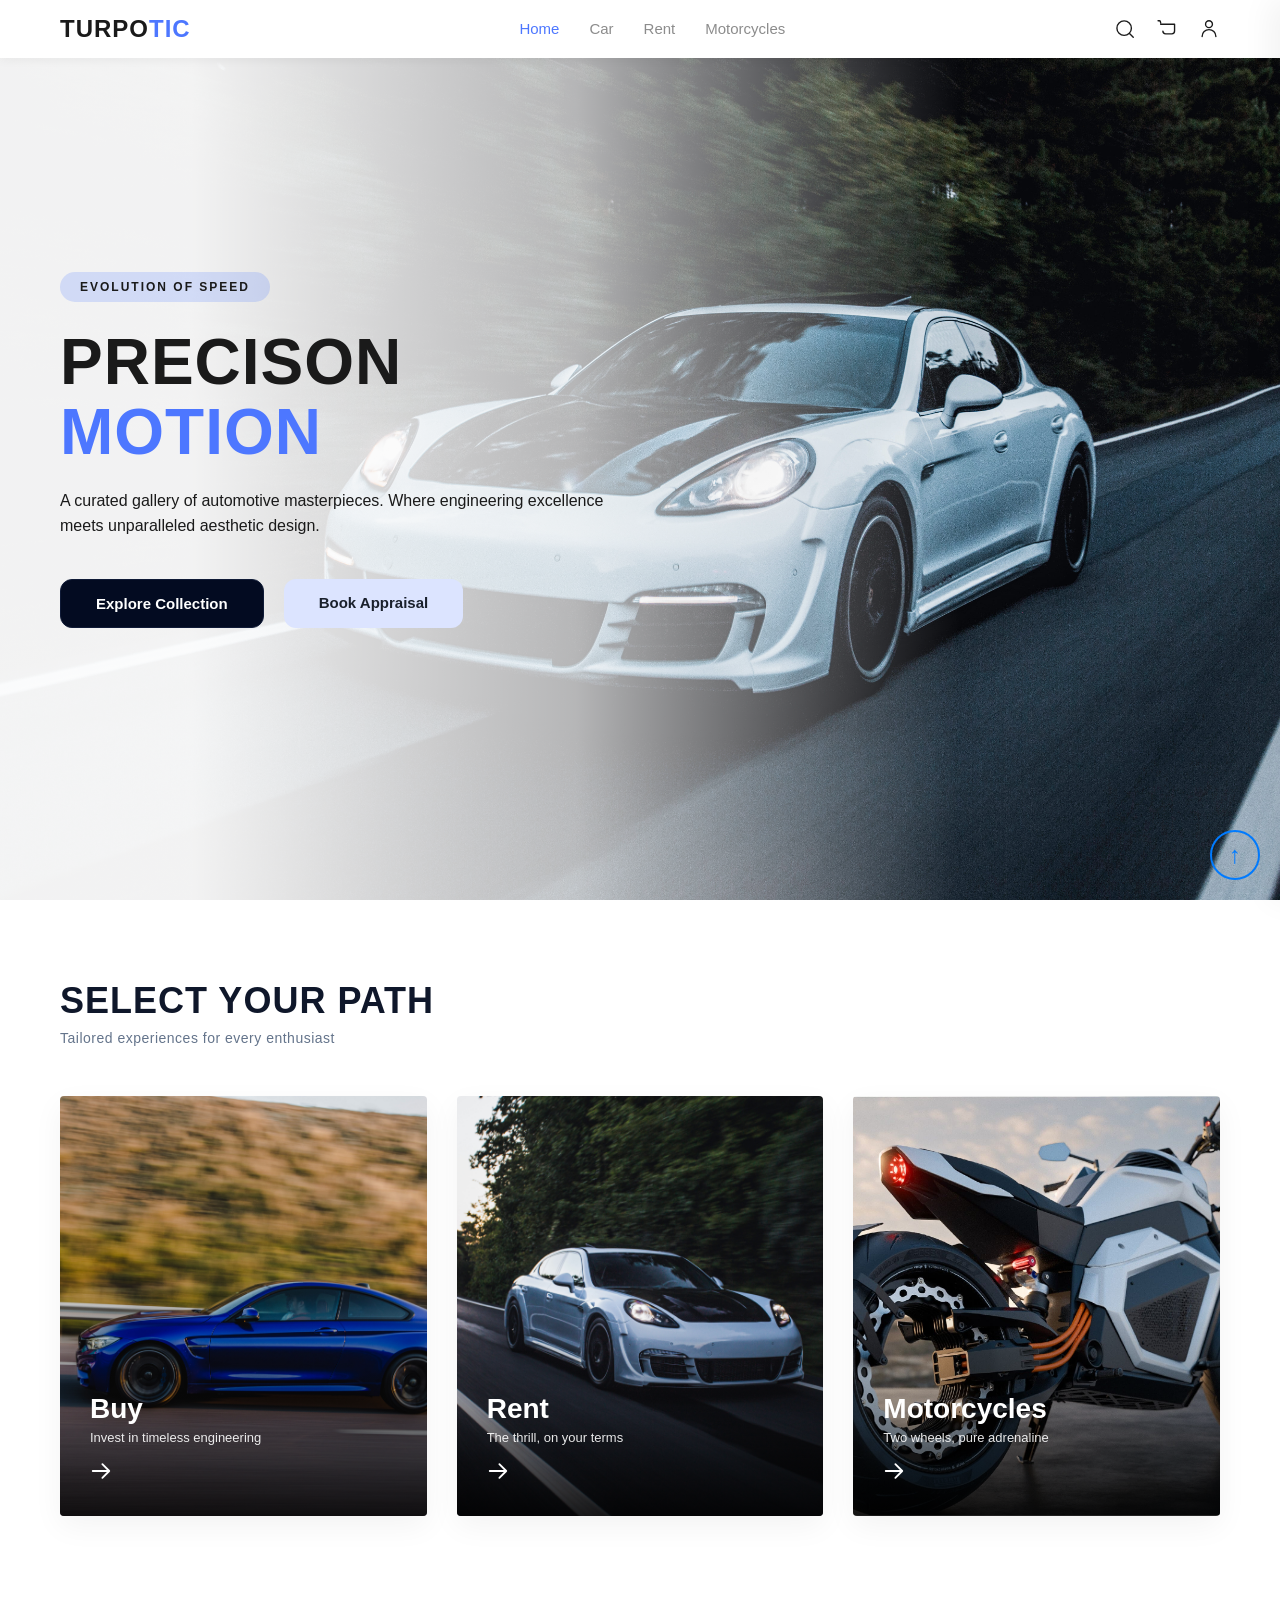
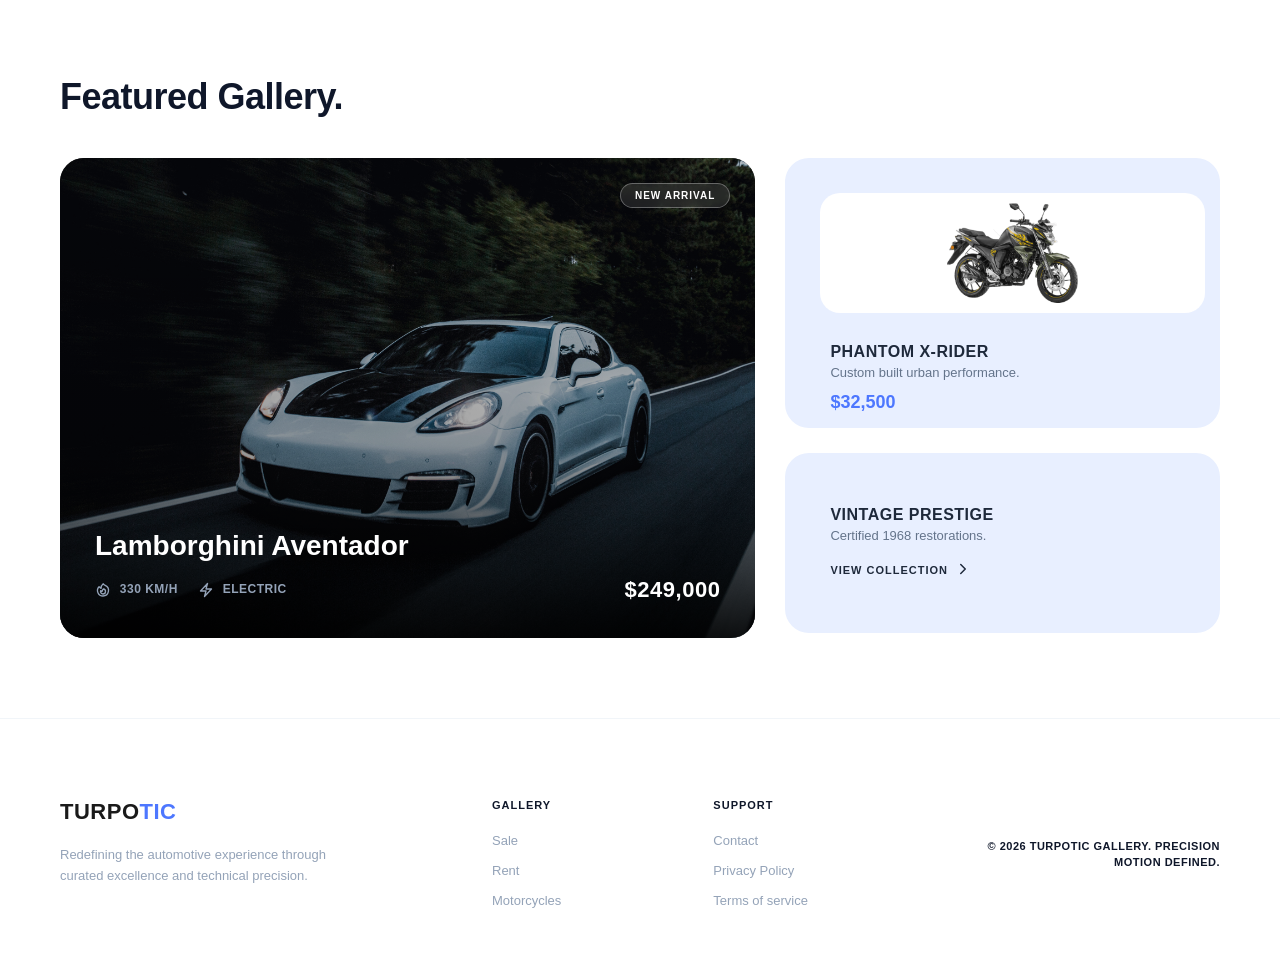
<file: index.html>
<!DOCTYPE html>
<html>

<head>
  <meta charset="UTF-8">
  <meta name="viewport" content="width=device-width, initial-scale=1">
     <title> TURPOTIC</title>
   <link rel="stylesheet" href="css/style.css">
</head>

<body>
  <div class="container">
    <nav class="navbar">
    <div class="nav-container">
        <a href="#" class="logo">TURPO<span>TIC</span></a>

        <ul class="nav-links">
            <li><a href="index.html" class="active">Home</a></li>
            <li><a href="car.html">Car</a></li>
            <li><a href="rent.html">Rent</a></li>
            <li><a href="motorcycles.html">Motorcycles</a></li>
        </ul>
<div class="menu-toggle" id="menuToggle">
    <span></span>
    <span></span>
    <span></span>
</div>
       <div class="nav-icons">
 <div class="search-wrapper">
     <a href="#" class="icon-btn" id="search-trigger">
         <svg xmlns="http://www.w3.org/2000/svg" fill="none" viewBox="0 0 24 24" stroke-width="1.5" stroke="currentColor">
             <path stroke-linecap="round" stroke-linejoin="round" d="m21 21-4.35-4.35m0 0 A7.5 7.5 0 1 0 5.5 5.5 a7.5 7.5 0 0 0 11.15 11.15Z" />
         </svg>
     </a>
     
     <div class="search-dropdown" id="search-dropdown">
         <input type="text" placeholder="Search for cars, brands..." class="search-input">
         <button class="search-submit-btn">
             <svg xmlns="http://www.w3.org/2000/svg" fill="none" viewBox="0 0 24 24" stroke-width="2" stroke="currentColor" width="18" height="18">
                 <path stroke-linecap="round" stroke-linejoin="round" d="M13.5 4.5L21 12m0 0l-7.5 7.5M21 12H3" />
             </svg>
         </button>
     </div>
 </div>
    
    <a href="#" id="cartTrigger"  class="icon-btn">
        <svg xmlns="http://www.w3.org/2000/svg"
        fill="none"
        viewBox="0 0 24 24"
        stroke-width="1.5"
        stroke="currentColor">

            <path stroke-linecap="round"
            stroke-linejoin="round"
            d="M2.25 3h1.386
            c.51 0 .955.343 1.087.836
            l.383 1.437M7.5 14.25
            a3 3 0 0 0 3 3h6.75
            a3 3 0 0 0 3-3V6.75
            H5.106"/>
        </svg>
    </a>
    
    <div class="profile-wrapper">
        <a href="#" class="icon-btn" id="profileTrigger">
            <svg xmlns="http://www.w3.org/2000/svg" fill="none" viewBox="0 0 24 24" stroke-width="1.5" stroke="currentColor">
                <path stroke-linecap="round" stroke-linejoin="round" d="M15.75 6.75a3.75 3.75 0 1 1-7.5 0 3.75 3.75 0 0 1 7.5 0ZM4.5 20.118a7.5 7.5 0 0 1 15 0" />
            </svg>
        </a>
        
        <div class="profile-dropdown" id="profileDropdown">
            <div class="dropdown-user-info">
                <p class="user-name">Maha Abu Syam</p>
                <p class="user-role">Premium Member</p>
            </div>
            
            <hr class="dropdown-divider">
            
            <ul class="dropdown-menu-list">
                
                <li>
                    <a href="#">
                        <span class="menu-icon">
                            <svg xmlns="http://www.w3.org/2000/svg" fill="none" viewBox="0 0 24 24" stroke-width="1.8" stroke="currentColor">
                                <path stroke-linecap="round" stroke-linejoin="round" d="M15.75 6.75a3.75 3.75 0 1 1-7.5 0 3.75 3.75 0 0 1 7.5 0ZM4.5 20.118a7.5 7.5 0 0 1 15 0" />
                            </svg>
                        </span>
                        My Profile
                    </a>
                </li>
                
                <li>
                    <a href="#">
                        <span class="menu-icon">
                            <svg xmlns="http://www.w3.org/2000/svg" fill="none" viewBox="0 0 24 24" stroke-width="1.8" stroke="currentColor">
                                <path stroke-linecap="round" stroke-linejoin="round" d="M9.75 17 3 20.25l1.8-5.4L1.5 10.5l5.55-.15L9.75 5l2.7 5.35 5.55.15-3.3 4.35 1.8 5.4L9.75 17Z" />
                            </svg>
                        </span>
                        My Garage
                    </a>
                </li>
                
                <li>
                    <a href="#">
                        <span class="menu-icon">
                            <svg xmlns="http://www.w3.org/2000/svg" fill="none" viewBox="0 0 24 24" stroke-width="1.8" stroke="currentColor">
                                <path stroke-linecap="round" stroke-linejoin="round" d="M10.5 6h3m-7.364 1.636 2.121-2.122a2 2 0 0 1 2.828 0l.708.708a2 2 0 0 0 2.828 0l.708-.708a2 2 0 0 1 2.828 0l2.122 2.122a2 2 0 0 1 0 2.828l-.708.708a2 2 0 0 0 0 2.828l.708.708a2 2 0 0 1 0 2.828l-2.122 2.122a2 2 0 0 1-2.828 0l-.708-.708a2 2 0 0 0-2.828 0l-.708.708a2 2 0 0 1-2.828 0l-2.121-2.122a2 2 0 0 1 0-2.828l.707-.708a2 2 0 0 0 0-2.828l-.707-.708a2 2 0 0 1 0-2.828Z" />
                                <path stroke-linecap="round" stroke-linejoin="round" d="M12 15.75a3.75 3.75 0 1 0 0-7.5 3.75 3.75 0 0 0 0 7.5Z" />
                            </svg>
                        </span>
                        Settings
                    </a>
                </li>
                
                <hr class="dropdown-divider">
                
                <li>
                    <a href="#" class="logout-link">
                        <span class="menu-icon">
                            <svg xmlns="http://www.w3.org/2000/svg" fill="none" viewBox="0 0 24 24" stroke-width="1.8" stroke="currentColor">
                                <path stroke-linecap="round" stroke-linejoin="round" d="M15.75 9V5.25A2.25 2.25 0 0 0 13.5 3h-6A2.25 2.25 0 0 0 5.25 5.25v13.5A2.25 2.25 0 0 0 7.5 21h6a2.25 2.25 0 0 0 2.25-2.25V15" />
                                <path stroke-linecap="round" stroke-linejoin="round" d="M18 12H9m0 0 3-3m-3 3 3 3" />
                            </svg>
                        </span>
                        Logout
                    </a>
                </li>
                
            </ul>
        </div>
    </div>
    
</div>
    </div>
</nav>
<div class="menu-overlay" id="menuOverlay"></div>

<section class="hero-section">
    <div class="hero-container">
        <div class="hero-content">
            <span class="badge-text">Evolution of Speed</span>
            
            <h1 class="hero-title">
                Precison<br>
                <span>Motion</span>
            </h1>
            
            <p class="hero-description">
                A curated gallery of automotive masterpieces. Where engineering excellence meets unparalleled aesthetic design.
            </p>
            
            <div class="hero-buttons">
                <a href="#" class="btn btn-dark-blue">Explore Collection</a>
                <a href="#" class="btn btn-light-blue">Book Appraisal</a>
            </div>
        </div>
    </div>
</section>
<section class="paths-section">
    <div class="paths-container">
        
        <div class="section-header">
            <h2 class="section-title">Select Your Path</h2>
            <p class="section-subtitle">Tailored experiences for every enthusiast</p>
        </div>

        <div class="cards-grid">
            
            <div class="path-card">
                <div class="card-image-wrapper">
                    <img src="images/buy-car.jpg" alt="Buy Cars" loading="lazy">
                </div>
                <div class="card-content">
                    <h3 class="card-title">Buy</h3>
                    <p class="card-text">Invest in timeless engineering</p>
                    <span class="card-arrow">
                        <svg xmlns="http://www.w3.org/2000/svg" fill="none" viewBox="0 0 24 24" stroke-width="2" stroke="currentColor">
                            <path stroke-linecap="round" stroke-linejoin="round" d="M13.5 4.5L21 12m0 0l-7.5 7.5M21 12H3" />
                        </svg>
                    </span>
                </div>
            </div>

            <div class="path-card">
                <div class="card-image-wrapper">
                    <img src="images/rent-car.jpg" alt="Rent Cars" loading="lazy"  >
                </div>
                <div class="card-content">
                    <h3 class="card-title">Rent</h3>
                    <p class="card-text">The thrill, on your terms</p>
                    <span class="card-arrow">
                        <svg xmlns="http://www.w3.org/2000/svg" fill="none" viewBox="0 0 24 24" stroke-width="2" stroke="currentColor">
                            <path stroke-linecap="round" stroke-linejoin="round" d="M13.5 4.5L21 12m0 0l-7.5 7.5M21 12H3" />
                        </svg>
                    </span>
                </div>
            </div>

            <div class="path-card">
                <div class="card-image-wrapper">
                    <img src="images/motorcycle.jpg" alt="Motorcycles" loading="lazy">
                </div>
                <div class="card-content">
                    <h3 class="card-title">Motorcycles</h3>
                    <p class="card-text">Two wheels, pure adrenaline</p>
                    <span class="card-arrow">
                        <svg xmlns="http://www.w3.org/2000/svg" fill="none" viewBox="0 0 24 24" stroke-width="2" stroke="currentColor">
                            <path stroke-linecap="round" stroke-linejoin="round" d="M13.5 4.5L21 12m0 0l-7.5 7.5M21 12H3" />
                        </svg>
                    </span>
                </div>
            </div>

        </div>
    </div>
</section>
<section class="gallery-section">
    <div class="gallery-container">
        
        <div class="gallery-header">
            <h2 class="gallery-main-title">Featured Gallery.</h2>
        </div>

        <div class="gallery-grid">
            
            <div class="featured-card-large">
                <span class="tag-new">NEW ARRIVAL</span>
                <div class="card-img-container">
                    <img src="images/car-bg.jpg" alt="Lamborghini Aventador" loading="lazy" >
                </div>
                <div class="featured-large-content">
                    <h3 class="item-name">Lamborghini Aventador</h3>
                    <div class="item-specs">
                        <span>
                            <svg xmlns="http://www.w3.org/2000/svg" fill="none" viewBox="0 0 24 24" stroke-width="2" stroke="currentColor">
                                <path stroke-linecap="round" stroke-linejoin="round" d="M15.362 5.214A8.252 8.252 0 0 1 12 21 8.25 8.25 0 0 1 6.038 7.047 8.287 8.287 0 0 0 9 9.601a8.983 8.983 0 0 1 3.361-6.867 8.21 8.21 0 0 0 3 2.48Z" />
                                <path stroke-linecap="round" stroke-linejoin="round" d="M12 18a3.75 3.75 0 0 0 .495-7.467 5.99 5.99 0 0 0-1.925 3.546 5.974 5.974 0 0 1-2.133-1A3.75 3.75 0 0 0 12 18Z" />
                            </svg>
                            330 KM/H
                        </span>
                        <span>
                            <svg xmlns="http://www.w3.org/2000/svg" fill="none" viewBox="0 0 24 24" stroke-width="2" stroke="currentColor">
                                <path stroke-linecap="round" stroke-linejoin="round" d="m3.75 13.5 10.5-11.25L12 10.5h8.25L9.75 21.75 12 13.5H3.75Z" />
                            </svg>
                            ELECTRIC
                        </span>
                        <span class="item-price">$249,000</span>
                    </div>
                </div>
            </div>

            <div class="gallery-right-side">
                
                <div class="gallery-card-small">
                    <div class="small-card-img">
                        <img src="images/Rider.png" alt="PHANTOM X-Rider" loading="lazy" >
                    </div>
                    <div class="small-card-content">
                        <h4 class="small-item-title">PHANTOM X-Rider</h4>
                        <p class="small-item-desc">Custom built urban performance.</p>
                        <span class="small-item-price">$32,500</span>
                    </div>
                </div>

                <div class="gallery-card-small link-card">
                    <div class="small-card-content">
                        <h4 class="small-item-title">VINTAGE PRESTIGE</h4>
                        <p class="small-item-desc">Certified 1968 restorations.</p>
                        <a href="#" class="view-collection-link">
                            VIEW COLLECTION 
                           <span class="arrow-icon">
    <svg width="18" height="18" viewBox="0 0 24 24" fill="none">
        <path d="M9 6L15 12L9 18" 
              stroke="currentColor" 
              stroke-width="2" 
              stroke-linecap="round" 
              stroke-linejoin="round"/>
    </svg>
</span>
                        </a>
                    </div>
                </div>

            </div>

        </div>
    </div>
</section>


<footer class="main-footer">
    <div class="footer-container">
        
        <div class="footer-column brand-col">
            <a href="#" class="footer-logo">TURPO<span>TIC</span></a>
            <p class="footer-desc">
                Redefining the automotive experience through curated excellence and technical precision.
            </p>
        </div>
        
        <div class="footer-column links-col">
            <h4 class="footer-heading">GALLERY</h4>
            <ul class="footer-links">
                <li><a href="#">Sale</a></li>
                <li><a href="#">Rent</a></li>
                <li><a href="#">Motorcycles</a></li>
            </ul>
        </div>
        
        <div class="footer-column links-col">
            <h4 class="footer-heading">SUPPORT</h4>
            <ul class="footer-links">
                <li><a href="#">Contact</a></li>
                <li><a href="#">Privacy Policy</a></li>
                <li><a href="#">Terms of service</a></li>
            </ul>
        </div>
        
        <div class="footer-column copyright-col">
            <p class="copyright-text">
                &copy; 2026 TURPOTIC GALLERY. PRECISION MOTION DEFINED.
            </p>
        </div>
        
    </div>
</footer>





</div>

<div class="cart-overlay" id="cartOverlay"></div>

<div class="cart-drawer" id="cartDrawer">
    <div class="cart-drawer-header">
        <h3>Your Garage / Cart</h3>
        <button class="close-cart-btn" id="closeCart">
            <svg xmlns="http://www.w3.org/2000/svg" fill="none" viewBox="0 0 24 24" stroke-width="2" stroke="currentColor" width="24" height="24">
                <path stroke-linecap="round" stroke-linejoin="round" d="M6 18L18 6M6 6l12 12" />
            </svg>
        </button>
    </div>

    <div class="cart-drawer-items">
        <p class="empty-cart-msg" style="text-align:center; padding:20px; color:#888;">
    Your garage is empty
</p>
    </div>

    <div class="cart-drawer-footer">
        <div class="cart-total">
            <span>Total Amount:</span>
            <span class="total-price">$249,000</span>
        </div>
        <a href="contact.html">
        <button class="checkout-btn">PROCEED TO CHECKOUT</button>
        </a>
        <button class="view-cart-link">View Full Garage</button>
    </div>
</div>
<button id="scrollToTopBtn" class="scroll-btn">&#8593;</button>
<script src="js/main.js"></script>
</body>

</html>
</file>
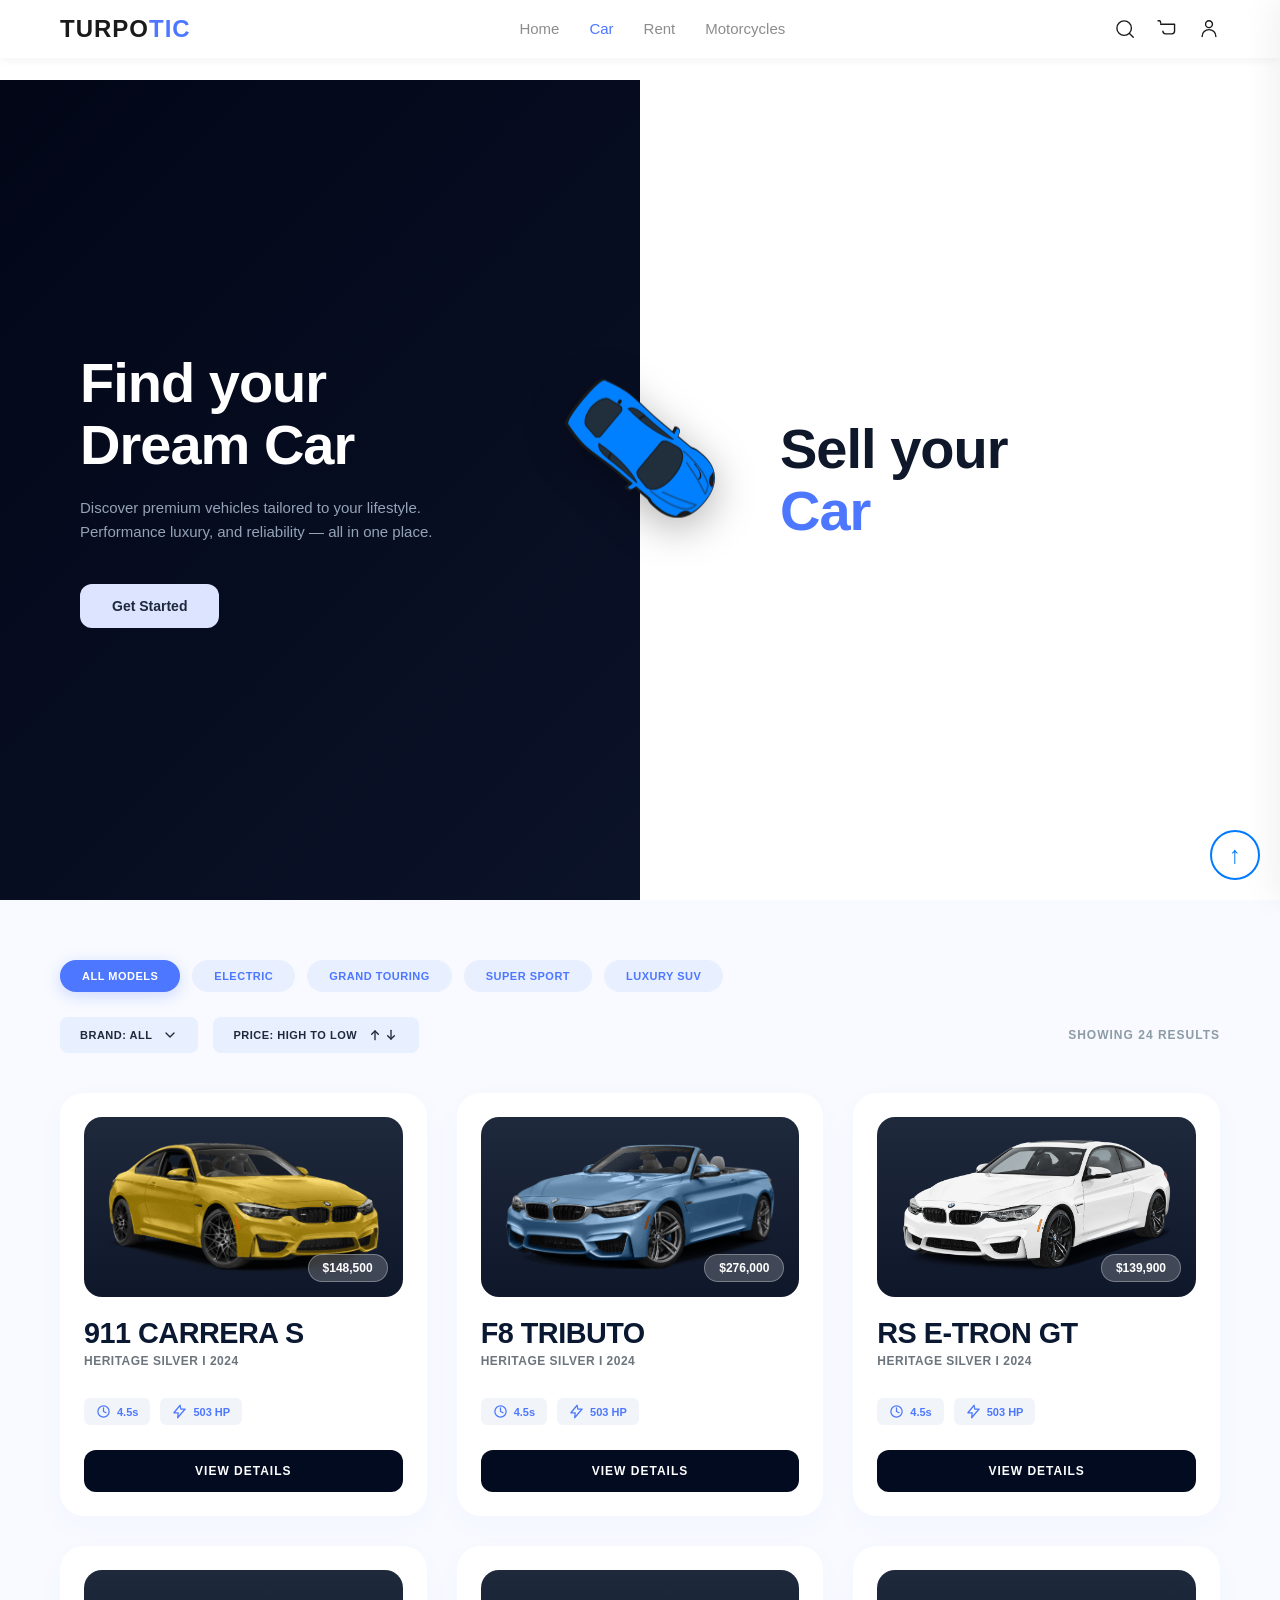
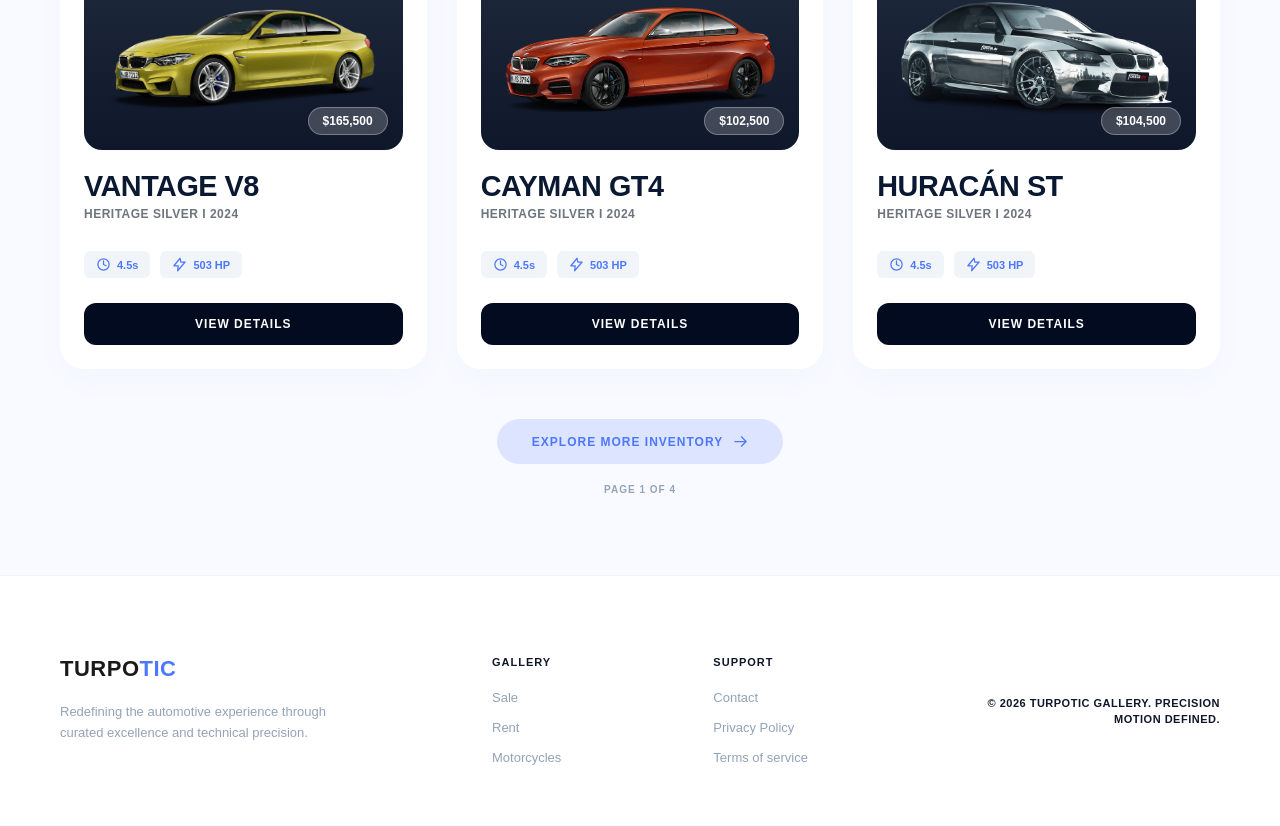
<file: car.html>
<!DOCTYPE html>
<html>

<head>
  <meta charset="UTF-8">
  <meta name="viewport" content="width=device-width, initial-scale=1">
   <title>Car - TURPOTIC</title>
 <link rel="stylesheet" href="css/style.css">
</head>

<body>
  <div class="container">
    <nav class="navbar">
    <div class="nav-container">
        <a href="#" class="logo">TURPO<span>TIC</span></a>

        <ul class="nav-links">
            <li><a href="index.html" >Home</a></li>
            <li><a href="car.html" class="active">Car</a></li>
            <li><a href="rent.html">Rent</a></li>
            <li><a href="motorcycles.html">Motorcycles</a></li>
        </ul>
<div class="menu-toggle" id="menuToggle">
    <span></span>
    <span></span>
    <span></span>
</div>
      <div class="nav-icons">
 <div class="search-wrapper">
     <a href="#" class="icon-btn" id="search-trigger">
         <svg xmlns="http://www.w3.org/2000/svg" fill="none" viewBox="0 0 24 24" stroke-width="1.5" stroke="currentColor">
             <path stroke-linecap="round" stroke-linejoin="round" d="m21 21-4.35-4.35m0 0 A7.5 7.5 0 1 0 5.5 5.5 a7.5 7.5 0 0 0 11.15 11.15Z" />
         </svg>
     </a>
     
     <div class="search-dropdown" id="search-dropdown">
         <input type="text" placeholder="Search for cars, brands..." class="search-input">
         <button class="search-submit-btn">
             <svg xmlns="http://www.w3.org/2000/svg" fill="none" viewBox="0 0 24 24" stroke-width="2" stroke="currentColor" width="18" height="18">
                 <path stroke-linecap="round" stroke-linejoin="round" d="M13.5 4.5L21 12m0 0l-7.5 7.5M21 12H3" />
             </svg>
         </button>
     </div>
 </div>
    
    <a href="#" id="cartTrigger"  class="icon-btn">
        <svg xmlns="http://www.w3.org/2000/svg"
        fill="none"
        viewBox="0 0 24 24"
        stroke-width="1.5"
        stroke="currentColor">

            <path stroke-linecap="round"
            stroke-linejoin="round"
            d="M2.25 3h1.386
            c.51 0 .955.343 1.087.836
            l.383 1.437M7.5 14.25
            a3 3 0 0 0 3 3h6.75
            a3 3 0 0 0 3-3V6.75
            H5.106"/>
        </svg>
    </a>
    
    <div class="profile-wrapper">
        <a href="#" class="icon-btn" id="profileTrigger">
            <svg xmlns="http://www.w3.org/2000/svg" fill="none" viewBox="0 0 24 24" stroke-width="1.5" stroke="currentColor">
                <path stroke-linecap="round" stroke-linejoin="round" d="M15.75 6.75a3.75 3.75 0 1 1-7.5 0 3.75 3.75 0 0 1 7.5 0ZM4.5 20.118a7.5 7.5 0 0 1 15 0" />
            </svg>
        </a>
        
        <div class="profile-dropdown" id="profileDropdown">
            <div class="dropdown-user-info">
                <p class="user-name">Maha Abu Syam</p>
                <p class="user-role">Premium Member</p>
            </div>
            
            <hr class="dropdown-divider">
            
            <ul class="dropdown-menu-list">
                
                <li>
                    <a href="#">
                        <span class="menu-icon">
                            <svg xmlns="http://www.w3.org/2000/svg" fill="none" viewBox="0 0 24 24" stroke-width="1.8" stroke="currentColor">
                                <path stroke-linecap="round" stroke-linejoin="round" d="M15.75 6.75a3.75 3.75 0 1 1-7.5 0 3.75 3.75 0 0 1 7.5 0ZM4.5 20.118a7.5 7.5 0 0 1 15 0" />
                            </svg>
                        </span>
                        My Profile
                    </a>
                </li>
                
                <li>
                    <a href="#">
                        <span class="menu-icon">
                            <svg xmlns="http://www.w3.org/2000/svg" fill="none" viewBox="0 0 24 24" stroke-width="1.8" stroke="currentColor">
                                <path stroke-linecap="round" stroke-linejoin="round" d="M9.75 17 3 20.25l1.8-5.4L1.5 10.5l5.55-.15L9.75 5l2.7 5.35 5.55.15-3.3 4.35 1.8 5.4L9.75 17Z" />
                            </svg>
                        </span>
                        My Garage
                    </a>
                </li>
                
                <li>
                    <a href="#">
                        <span class="menu-icon">
                            <svg xmlns="http://www.w3.org/2000/svg" fill="none" viewBox="0 0 24 24" stroke-width="1.8" stroke="currentColor">
                                <path stroke-linecap="round" stroke-linejoin="round" d="M10.5 6h3m-7.364 1.636 2.121-2.122a2 2 0 0 1 2.828 0l.708.708a2 2 0 0 0 2.828 0l.708-.708a2 2 0 0 1 2.828 0l2.122 2.122a2 2 0 0 1 0 2.828l-.708.708a2 2 0 0 0 0 2.828l.708.708a2 2 0 0 1 0 2.828l-2.122 2.122a2 2 0 0 1-2.828 0l-.708-.708a2 2 0 0 0-2.828 0l-.708.708a2 2 0 0 1-2.828 0l-2.121-2.122a2 2 0 0 1 0-2.828l.707-.708a2 2 0 0 0 0-2.828l-.707-.708a2 2 0 0 1 0-2.828Z" />
                                <path stroke-linecap="round" stroke-linejoin="round" d="M12 15.75a3.75 3.75 0 1 0 0-7.5 3.75 3.75 0 0 0 0 7.5Z" />
                            </svg>
                        </span>
                        Settings
                    </a>
                </li>
                
                <hr class="dropdown-divider">
                
                <li>
                    <a href="#" class="logout-link">
                        <span class="menu-icon">
                            <svg xmlns="http://www.w3.org/2000/svg" fill="none" viewBox="0 0 24 24" stroke-width="1.8" stroke="currentColor">
                                <path stroke-linecap="round" stroke-linejoin="round" d="M15.75 9V5.25A2.25 2.25 0 0 0 13.5 3h-6A2.25 2.25 0 0 0 5.25 5.25v13.5A2.25 2.25 0 0 0 7.5 21h6a2.25 2.25 0 0 0 2.25-2.25V15" />
                                <path stroke-linecap="round" stroke-linejoin="round" d="M18 12H9m0 0 3-3m-3 3 3 3" />
                            </svg>
                        </span>
                        Logout
                    </a>
                </li>
                
            </ul>
        </div>
    </div>
    
</div>
    </div>
</nav>
<div class="menu-overlay" id="menuOverlay"></div>

<section class="split-hero-section">
    <div class="split-side left-dark-side">
        <div class="side-content left-content">
            <h1 class="split-title txt-white">Find your <br>Dream Car</h1>
            <p class="split-desc txt-gray">
                Discover premium vehicles tailored to your lifestyle. Performance luxury, and reliability — all in one place.
            </p>
            <a href="#" class="btn-split btn-blue-shadow">Get Started</a>
        </div>
    </div>

    <div class="center-car-wrapper">
        <img src="images/top-car.png" alt="Blue Car Top View" class="floating-car">
    </div>

    <div class="split-side right-light-side">
        <div class="side-content right-content">
            <h2 class="split-title txt-dark">Sell your <br><span>Car</span></h2>
        </div>
    </div>
</section>
<section class="inventory-section">
    <div class="inventory-container">
        
        <div class="filter-wrapper">
            <div class="category-tabs">
                <button class="tab-btn active">ALL MODELS</button>
                <button class="tab-btn">ELECTRIC</button>
                <button class="tab-btn">GRAND TOURING</button>
                <button class="tab-btn">SUPER SPORT</button>
                <button class="tab-btn">LUXURY SUV</button>
            </div>
            
            <div class="filter-controls">
    <div class="dropdown-group">
        
        <div class="custom-dropdown" id="brandDropdown">
            <button class="dropdown-btn">
                <span class="btn-text">BRAND: ALL</span>
                <svg width="16" height="16" viewBox="0 0 24 24" fill="none" xmlns="http://www.w3.org/2000/svg">
                    <path d="M6 9L12 15L18 9" stroke="currentColor" stroke-width="2" stroke-linecap="round" stroke-linejoin="round" />
                </svg>
            </button>
            <ul class="dropdown-menu">
                <li data-value="ALL">ALL BRANDS</li>
                <li data-value="PORSCHE">PORSCHE</li>
                <li data-value="BMW">BMW</li>
            </ul>
        </div>

        <div class="custom-dropdown" id="priceDropdown">
            <button class="dropdown-btn">
                <span class="btn-text">PRICE: HIGH TO LOW</span>
                <div class="sort-icons">
                    <svg width="16" height="16" viewBox="0 0 24 24" fill="none" xmlns="http://www.w3.org/2000/svg">
                        <path d="M12 19V6" stroke="currentColor" stroke-width="2" stroke-linecap="round" />
                        <path d="M7 11L12 6L17 11" stroke="currentColor" stroke-width="2" stroke-linecap="round" stroke-linejoin="round" />
                    </svg>
                    <svg width="16" height="16" viewBox="0 0 24 24" fill="none" xmlns="http://www.w3.org/2000/svg">
                        <path d="M12 5V18" stroke="currentColor" stroke-width="2" stroke-linecap="round" />
                        <path d="M7 13L12 18L17 13" stroke="currentColor" stroke-width="2" stroke-linecap="round" stroke-linejoin="round" />
                    </svg>
                </div>
            </button>
            <ul class="dropdown-menu">
                <li data-value="HIGH-LOW">PRICE: HIGH TO LOW</li>
                <li data-value="LOW-HIGH">PRICE: LOW TO HIGH</li>
            </ul>
        </div>

    </div>
    <span class="results-count">SHOWING 24 RESULTS</span>
</div>

        </div>

        <div class="inventory-grid">
            
            <div class="fade-left">
                <div class="car-card" data-category="ELECTRIC" data-brand="BMW">
                <div class="car-img-box">
                    <img src="images/car1.png" alt="911 Carrera S" loading="lazy" >
                    <span class="car-price-tag">$148,500</span>
                </div>
                <div class="car-info">
                    <h3 class="car-name">911 CARRERA S</h3>
                    <p class="car-sub">HERITAGE SILVER I 2024</p>
                    <div class="car-specs-tags">
                        <span class="spec-tag">  <svg xmlns="http://www.w3.org/2000/svg"
            fill="none"
            viewBox="0 0 24 24"
            stroke-width="2"
            stroke="currentColor">

                <path stroke-linecap="round"
                stroke-linejoin="round"
                d="M12 6v6l4 2"/>
                <path stroke-linecap="round"
                stroke-linejoin="round"
                d="M21 12a9 9 0 1 1-18 0a9 9 0 0 1 18 0Z"/>
            </svg> 4.5s</span>
                        <span class="spec-tag"> <svg xmlns="http://www.w3.org/2000/svg"
            fill="none"
            viewBox="0 0 24 24"
            stroke-width="2"
            stroke="currentColor">

                <path stroke-linecap="round"
                stroke-linejoin="round"
                d="M13 2L3 14h7l-1 8 12-14h-7l-1-6Z"/>
            </svg> 503 HP</span>
                    </div>
                    <a href="contact.html" class="view-details-btn">VIEW DETAILS</a>
                </div>
            </div>
            </div>

            <div class="zoom" >
                <div class="car-card" data-category="GRAND TOURING" data-brand="BMW">
                <div class="car-img-box">
                    <img src="images/car2.png" alt="F8 Tributo" loading="lazy" >
                    <span class="car-price-tag">$276,000</span>
                </div>
                <div class="car-info">
                    <h3 class="car-name">F8 TRIBUTO</h3>
                    <p class="car-sub">HERITAGE SILVER I 2024</p>
                    <div class="car-specs-tags">
                        <span class="spec-tag"> <svg xmlns="http://www.w3.org/2000/svg"
            fill="none"
            viewBox="0 0 24 24"
            stroke-width="2"
            stroke="currentColor">

                <path stroke-linecap="round"
                stroke-linejoin="round"
                d="M12 6v6l4 2"/>
                <path stroke-linecap="round"
                stroke-linejoin="round"
                d="M21 12a9 9 0 1 1-18 0a9 9 0 0 1 18 0Z"/>
            </svg>4.5s</span>
                        <span class="spec-tag"> <svg xmlns="http://www.w3.org/2000/svg"
            fill="none"
            viewBox="0 0 24 24"
            stroke-width="2"
            stroke="currentColor">

                <path stroke-linecap="round"
                stroke-linejoin="round"
                d="M13 2L3 14h7l-1 8 12-14h-7l-1-6Z"/>
            </svg> 503 HP</span>
                    </div>
                    <a href="contact.html" class="view-details-btn">VIEW DETAILS</a>
                </div>
            </div>
            </div>

            <div class="fade-right"><div class="car-card" data-category="ELECTRIC" data-brand="Porsche">
                <div class="car-img-box">
                    <img src="images/car3.png" alt="RS E-Tron GT" loading="lazy" >
                    <span class="car-price-tag">$139,900</span>
                </div>
                <div class="car-info">
                    <h3 class="car-name">RS E-TRON GT</h3>
                    <p class="car-sub">HERITAGE SILVER I 2024</p>
                    <div class="car-specs-tags">
                        <span class="spec-tag">  <svg xmlns="http://www.w3.org/2000/svg"
            fill="none"
            viewBox="0 0 24 24"
            stroke-width="2"
            stroke="currentColor">

                <path stroke-linecap="round"
                stroke-linejoin="round"
                d="M12 6v6l4 2"/>
                <path stroke-linecap="round"
                stroke-linejoin="round"
                d="M21 12a9 9 0 1 1-18 0a9 9 0 0 1 18 0Z"/>
            </svg> 4.5s</span>
                        <span class="spec-tag"> <svg xmlns="http://www.w3.org/2000/svg"
            fill="none"
            viewBox="0 0 24 24"
            stroke-width="2"
            stroke="currentColor">

                <path stroke-linecap="round"
                stroke-linejoin="round"
                d="M13 2L3 14h7l-1 8 12-14h-7l-1-6Z"/>
            </svg> 503 HP</span>
                    </div>
                    <a href="contact.html" class="view-details-btn">VIEW DETAILS</a>
                </div>
            </div>
            </div>

            <div class="fade-left"><div class="car-card" data-category="LUXURY SUV" data-brand="Porsche">
                <div class="car-img-box">
                    <img src="images/car4.png" alt="Vantage V8" loading="lazy" >
                    <span class="car-price-tag">$165,500</span>
                </div>
                <div class="car-info">
                    <h3 class="car-name">VANTAGE V8</h3>
                    <p class="car-sub">HERITAGE SILVER I 2024</p>
                    <div class="car-specs-tags">
                        <span class="spec-tag"> <svg xmlns="http://www.w3.org/2000/svg"
            fill="none"
            viewBox="0 0 24 24"
            stroke-width="2"
            stroke="currentColor">

                <path stroke-linecap="round"
                stroke-linejoin="round"
                d="M12 6v6l4 2"/>
                <path stroke-linecap="round"
                stroke-linejoin="round"
                d="M21 12a9 9 0 1 1-18 0a9 9 0 0 1 18 0Z"/>
            </svg> 4.5s</span>
                        <span class="spec-tag"> <svg xmlns="http://www.w3.org/2000/svg"
            fill="none"
            viewBox="0 0 24 24"
            stroke-width="2"
            stroke="currentColor">

                <path stroke-linecap="round"
                stroke-linejoin="round"
                d="M13 2L3 14h7l-1 8 12-14h-7l-1-6Z"/>
            </svg> 503 HP</span>
                    </div>
                    <a href="contact.html" class="view-details-btn">VIEW DETAILS</a>
                </div>
            </div>
            </div>

            <div class="zoom"><div class="car-card" data-category="LUXURY SUV" data-brand="Porsche">
                <div class="car-img-box">
                    <img src="images/car5.png" alt="Cayman GT4" loading="lazy" >
                    <span class="car-price-tag">$102,500</span>
                </div>
                <div class="car-info">
                    <h3 class="car-name">CAYMAN GT4</h3>
                    <p class="car-sub">HERITAGE SILVER I 2024</p>
                    <div class="car-specs-tags">
                        <span class="spec-tag"> <svg xmlns="http://www.w3.org/2000/svg"
            fill="none"
            viewBox="0 0 24 24"
            stroke-width="2"
            stroke="currentColor">

                <path stroke-linecap="round"
                stroke-linejoin="round"
                d="M12 6v6l4 2"/>
                <path stroke-linecap="round"
                stroke-linejoin="round"
                d="M21 12a9 9 0 1 1-18 0a9 9 0 0 1 18 0Z"/>
            </svg> 4.5s</span>
                        <span class="spec-tag"> <svg xmlns="http://www.w3.org/2000/svg"
            fill="none"
            viewBox="0 0 24 24"
            stroke-width="2"
            stroke="currentColor">

                <path stroke-linecap="round"
                stroke-linejoin="round"
                d="M13 2L3 14h7l-1 8 12-14h-7l-1-6Z"/>
            </svg> 503 HP</span>
                    </div>
                    <a href="contact.html" class="view-details-btn">VIEW DETAILS</a>
                </div>
            </div>
            </div>

            <div class="fade-right"><div class="car-card" data-category="SUPER SPORT" data-brand="Porsche">
                <div class="car-img-box">
                    <img src="images/car6.png" alt="Huracán ST" loading="lazy" >
                    <span class="car-price-tag">$104,500</span>
                </div>
                <div class="car-info">
                    <h3 class="car-name">HURACÁN ST</h3>
                    <p class="car-sub">HERITAGE SILVER I 2024</p>
                    <div class="car-specs-tags">
                        <span class="spec-tag"> <svg xmlns="http://www.w3.org/2000/svg"
            fill="none"
            viewBox="0 0 24 24"
            stroke-width="2"
            stroke="currentColor">

                <path stroke-linecap="round"
                stroke-linejoin="round"
                d="M12 6v6l4 2"/>
                <path stroke-linecap="round"
                stroke-linejoin="round"
                d="M21 12a9 9 0 1 1-18 0a9 9 0 0 1 18 0Z"/>
            </svg> 4.5s</span>
                        <span class="spec-tag"> <svg xmlns="http://www.w3.org/2000/svg"
            fill="none"
            viewBox="0 0 24 24"
            stroke-width="2"
            stroke="currentColor">

                <path stroke-linecap="round"
                stroke-linejoin="round"
                d="M13 2L3 14h7l-1 8 12-14h-7l-1-6Z"/>
            </svg> 503 HP</span>
                    </div>
                    <a href="contact.html" class="view-details-btn">VIEW DETAILS</a>
                </div>
            </div>
            </div>

        </div>

        <div class="inventory-footer">
            <a href="#" class="explore-more-btn">EXPLORE MORE INVENTORY  <svg xmlns="http://www.w3.org/2000/svg"
    fill="none"
    viewBox="0 0 24 24"
    stroke-width="2"
    stroke="currentColor">

        <path stroke-linecap="round"
        stroke-linejoin="round"
        d="M13.5 4.5 21 12m0 0-7.5 7.5M21 12H3"/>

    </svg> </a>
            <span class="page-indicator">PAGE 1 OF 4</span>
        </div>

    </div>
</section>


<footer class="main-footer">
    <div class="footer-container">
        
        <div class="footer-column brand-col">
            <a href="#" class="footer-logo">TURPO<span>TIC</span></a>
            <p class="footer-desc">
                Redefining the automotive experience through curated excellence and technical precision.
            </p>
        </div>
        
        <div class="footer-column links-col">
            <h4 class="footer-heading">GALLERY</h4>
            <ul class="footer-links">
                <li><a href="#">Sale</a></li>
                <li><a href="#">Rent</a></li>
                <li><a href="#">Motorcycles</a></li>
            </ul>
        </div>
        
        <div class="footer-column links-col">
            <h4 class="footer-heading">SUPPORT</h4>
            <ul class="footer-links">
                <li><a href="#">Contact</a></li>
                <li><a href="#">Privacy Policy</a></li>
                <li><a href="#">Terms of service</a></li>
            </ul>
        </div>
        
        <div class="footer-column copyright-col">
            <p class="copyright-text">
                &copy; 2026 TURPOTIC GALLERY. PRECISION MOTION DEFINED.
            </p>
        </div>
        
    </div>
</footer>





</div>
<div class="cart-overlay" id="cartOverlay"></div>

<div class="cart-drawer" id="cartDrawer">
    <div class="cart-drawer-header">
        <h3>Your Garage / Cart</h3>
        <button class="close-cart-btn" id="closeCart">
            <svg xmlns="http://www.w3.org/2000/svg" fill="none" viewBox="0 0 24 24" stroke-width="2" stroke="currentColor" width="24" height="24">
                <path stroke-linecap="round" stroke-linejoin="round" d="M6 18L18 6M6 6l12 12" />
            </svg>
        </button>
    </div>

    <div class="cart-drawer-items">
        <p class="empty-cart-msg" style="text-align:center; padding:20px; color:#888;">
    Your garage is empty
</p>
    </div>

    <div class="cart-drawer-footer">
        <div class="cart-total">
            <span>Total Amount:</span>
            <span class="total-price">$249,000</span>
        </div>
        <a href="contact.html">
        <button class="checkout-btn">PROCEED TO CHECKOUT</button>
        </a>
        <button class="view-cart-link">View Full Garage</button>
    </div>
</div>
<button id="scrollToTopBtn" class="scroll-btn">&#8593;</button>

<script src="js/main.js"></script>
</body>
</html>
</file>
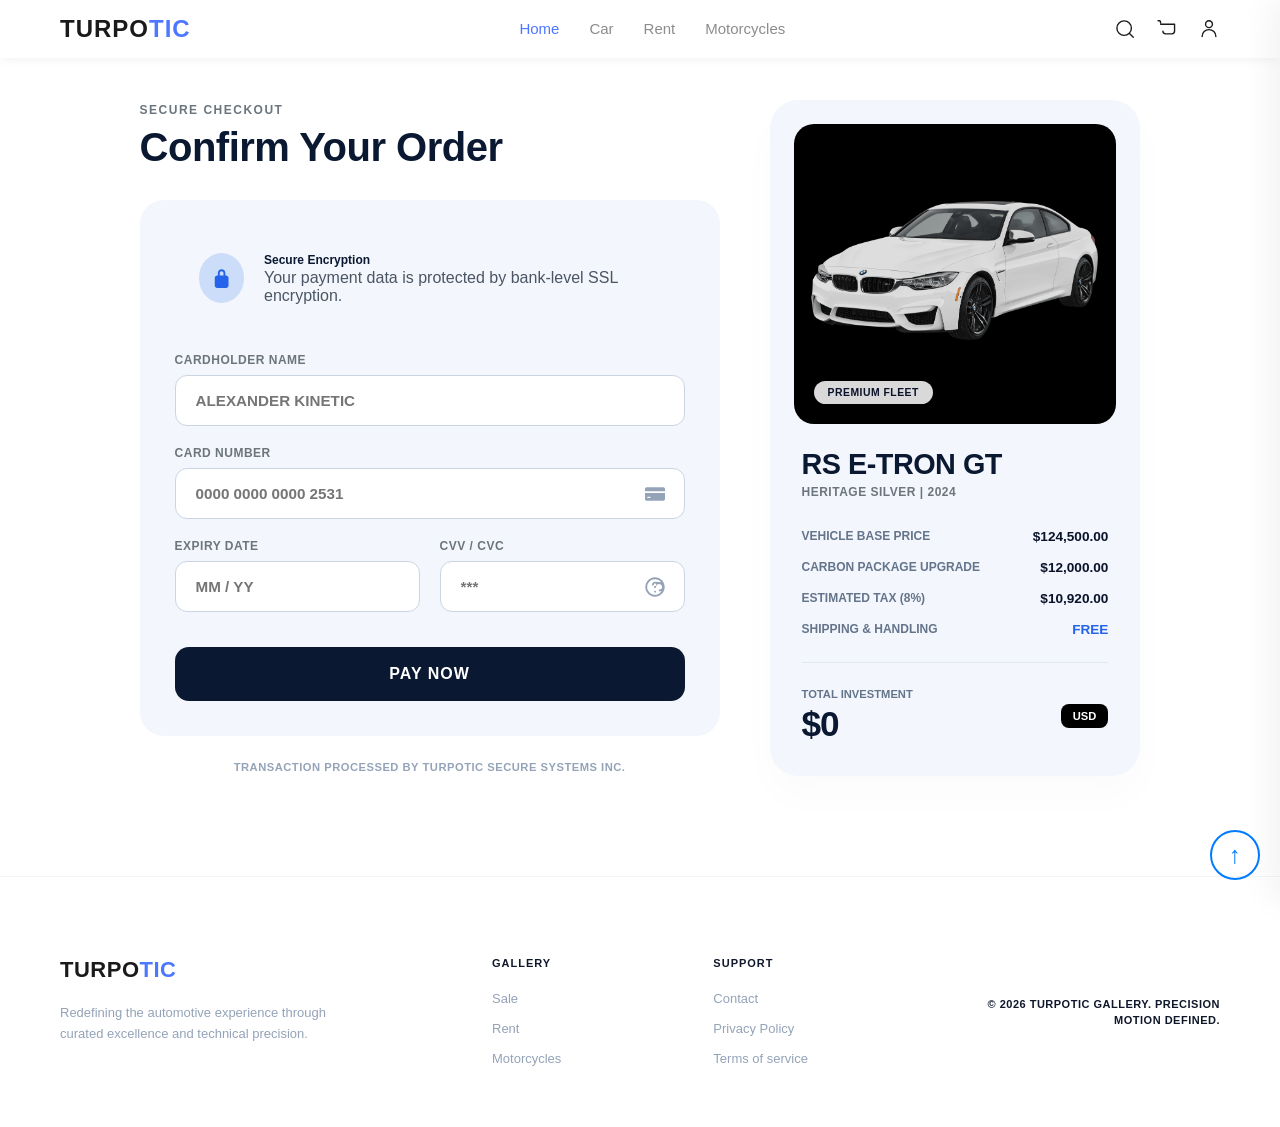
<file: contact.html>
<!DOCTYPE html>
<html>

<head>
  <meta charset="UTF-8">
  <meta name="viewport" content="width=device-width, initial-scale=1">
   <title>Contact - TURPOTIC</title>
 <link rel="stylesheet" href="css/style.css">
</head>

<body>
  <div class="container">
    <nav class="navbar">
    <div class="nav-container">
        <a href="#" class="logo">TURPO<span>TIC</span></a>

        <ul class="nav-links">
            <li><a href="index.html" class="active">Home</a></li>
            <li><a href="car.html">Car</a></li>
            <li><a href="rent.html">Rent</a></li>
            <li><a href="motorcycles.html">Motorcycles</a></li>
        </ul>
<div class="menu-toggle" id="menuToggle">
    <span></span>
    <span></span>
    <span></span>
</div>
      <div class="nav-icons">
 <div class="search-wrapper">
     <a href="#" class="icon-btn" id="search-trigger">
         <svg xmlns="http://www.w3.org/2000/svg" fill="none" viewBox="0 0 24 24" stroke-width="1.5" stroke="currentColor">
             <path stroke-linecap="round" stroke-linejoin="round" d="m21 21-4.35-4.35m0 0 A7.5 7.5 0 1 0 5.5 5.5 a7.5 7.5 0 0 0 11.15 11.15Z" />
         </svg>
     </a>
     
     <div class="search-dropdown" id="search-dropdown">
         <input type="text" placeholder="Search for cars, brands..." class="search-input">
         <button class="search-submit-btn">
             <svg xmlns="http://www.w3.org/2000/svg" fill="none" viewBox="0 0 24 24" stroke-width="2" stroke="currentColor" width="18" height="18">
                 <path stroke-linecap="round" stroke-linejoin="round" d="M13.5 4.5L21 12m0 0l-7.5 7.5M21 12H3" />
             </svg>
         </button>
     </div>
 </div>
    
    <a href="#" id="cartTrigger"  class="icon-btn">
        <svg xmlns="http://www.w3.org/2000/svg"
        fill="none"
        viewBox="0 0 24 24"
        stroke-width="1.5"
        stroke="currentColor">

            <path stroke-linecap="round"
            stroke-linejoin="round"
            d="M2.25 3h1.386
            c.51 0 .955.343 1.087.836
            l.383 1.437M7.5 14.25
            a3 3 0 0 0 3 3h6.75
            a3 3 0 0 0 3-3V6.75
            H5.106"/>
        </svg>
    </a>
    
    <div class="profile-wrapper">
        <a href="#" class="icon-btn" id="profileTrigger">
            <svg xmlns="http://www.w3.org/2000/svg" fill="none" viewBox="0 0 24 24" stroke-width="1.5" stroke="currentColor">
                <path stroke-linecap="round" stroke-linejoin="round" d="M15.75 6.75a3.75 3.75 0 1 1-7.5 0 3.75 3.75 0 0 1 7.5 0ZM4.5 20.118a7.5 7.5 0 0 1 15 0" />
            </svg>
        </a>
        
        <div class="profile-dropdown" id="profileDropdown">
            <div class="dropdown-user-info">
                <p class="user-name">Maha Abu Syam</p>
                <p class="user-role">Premium Member</p>
            </div>
            
            <hr class="dropdown-divider">
            
            <ul class="dropdown-menu-list">
                
                <li>
                    <a href="#">
                        <span class="menu-icon">
                            <svg xmlns="http://www.w3.org/2000/svg" fill="none" viewBox="0 0 24 24" stroke-width="1.8" stroke="currentColor">
                                <path stroke-linecap="round" stroke-linejoin="round" d="M15.75 6.75a3.75 3.75 0 1 1-7.5 0 3.75 3.75 0 0 1 7.5 0ZM4.5 20.118a7.5 7.5 0 0 1 15 0" />
                            </svg>
                        </span>
                        My Profile
                    </a>
                </li>
                
                <li>
                    <a href="#">
                        <span class="menu-icon">
                            <svg xmlns="http://www.w3.org/2000/svg" fill="none" viewBox="0 0 24 24" stroke-width="1.8" stroke="currentColor">
                                <path stroke-linecap="round" stroke-linejoin="round" d="M9.75 17 3 20.25l1.8-5.4L1.5 10.5l5.55-.15L9.75 5l2.7 5.35 5.55.15-3.3 4.35 1.8 5.4L9.75 17Z" />
                            </svg>
                        </span>
                        My Garage
                    </a>
                </li>
                
                <li>
                    <a href="#">
                        <span class="menu-icon">
                            <svg xmlns="http://www.w3.org/2000/svg" fill="none" viewBox="0 0 24 24" stroke-width="1.8" stroke="currentColor">
                                <path stroke-linecap="round" stroke-linejoin="round" d="M10.5 6h3m-7.364 1.636 2.121-2.122a2 2 0 0 1 2.828 0l.708.708a2 2 0 0 0 2.828 0l.708-.708a2 2 0 0 1 2.828 0l2.122 2.122a2 2 0 0 1 0 2.828l-.708.708a2 2 0 0 0 0 2.828l.708.708a2 2 0 0 1 0 2.828l-2.122 2.122a2 2 0 0 1-2.828 0l-.708-.708a2 2 0 0 0-2.828 0l-.708.708a2 2 0 0 1-2.828 0l-2.121-2.122a2 2 0 0 1 0-2.828l.707-.708a2 2 0 0 0 0-2.828l-.707-.708a2 2 0 0 1 0-2.828Z" />
                                <path stroke-linecap="round" stroke-linejoin="round" d="M12 15.75a3.75 3.75 0 1 0 0-7.5 3.75 3.75 0 0 0 0 7.5Z" />
                            </svg>
                        </span>
                        Settings
                    </a>
                </li>
                
                <hr class="dropdown-divider">
                
                <li>
                    <a href="#" class="logout-link">
                        <span class="menu-icon">
                            <svg xmlns="http://www.w3.org/2000/svg" fill="none" viewBox="0 0 24 24" stroke-width="1.8" stroke="currentColor">
                                <path stroke-linecap="round" stroke-linejoin="round" d="M15.75 9V5.25A2.25 2.25 0 0 0 13.5 3h-6A2.25 2.25 0 0 0 5.25 5.25v13.5A2.25 2.25 0 0 0 7.5 21h6a2.25 2.25 0 0 0 2.25-2.25V15" />
                                <path stroke-linecap="round" stroke-linejoin="round" d="M18 12H9m0 0 3-3m-3 3 3 3" />
                            </svg>
                        </span>
                        Logout
                    </a>
                </li>
                
            </ul>
        </div>
    </div>
    
</div>
    </div>
</nav>
<div class="menu-overlay" id="menuOverlay"></div>
<section class="checkout-section">
    <div class="container-cont">
        
        <div class="checkout-form-container reveal-left">
            <span class="subtitle">SECURE CHECKOUT</span>
            <h1 class="main-title">Confirm Your Order</h1>
            
            <div class="form-card">
                <div class="secure-badge">
                    <div class="badge-icon">
                       <svg xmlns="http://www.w3.org/2000/svg" width="20" height="20" viewBox="0 0 448 512" fill="currentColor">
    <path d="M144 192v-64c0-53 43-96 96-96s96 43 96 96v64h16c35.3 0 64 28.7 64 64v192c0 35.3-28.7 64-64 64H128c-35.3 0-64-28.7-64-64V256c0-35.3 28.7-64 64-64h16zm48 0h96v-64c0-26.5-21.5-48-48-48s-48 21.5-48 48v64z" />
</svg>
                    </div>
                    <div class="badge-text-cont">
                        <h3>Secure Encryption</h3>
                        <p>Your payment data is protected by bank-level SSL encryption.</p>
                    </div>
                </div>
                
                <form id="payment-form">
                    <div class="input-group">
                        <label for="cardholder">CARDHOLDER NAME</label>
                        <input type="text" id="cardholder" placeholder="ALEXANDER KINETIC" required autocomplete="off">
                    </div>
                    
                    <div class="input-group card-number-group">
                        <label for="cardnumber">CARD NUMBER</label>
                        <div class="input-wrapper">
                            <input type="text" id="cardnumber" placeholder="0000 0000 0000 2531" maxlength="19" required>
                           <svg xmlns="http://www.w3.org/2000/svg" width="20" height="20" viewBox="0 0 576 512" fill="currentColor" class="card-brand-icon">
    <path d="M0 112C0 85.5 21.5 64 48 64H528c26.5 0 48 21.5 48 48V176H0V112zM0 224H576V400c0 26.5-21.5 48-48 48H48c-26.5 0-48-21.5-48-48V224zM64 352c0 8.8 7.2 16 16 16h64c8.8 0 16-7.2 16-16s-7.2-16-16-16H80c-8.8 0-16 7.2-16 16z" />
</svg>
                        </div>
                    </div>
                    
                    <div class="row">
                        <div class="input-group">
                            <label for="expiry">EXPIRY DATE</label>
                            <input type="text" id="expiry" placeholder="MM / YY" maxlength="5" required>
                        </div>
                        <div class="input-group">
                            <label for="cvv">CVV / CVC</label>
                            <div class="input-wrapper">
                                <input type="password" id="cvv" placeholder="***" maxlength="4" required>
                               <svg xmlns="http://www.w3.org/2000/svg" width="20" height="20" viewBox="0 0 512 512" fill="currentColor" class="help-icon" title="3 or 4 digit security code">
    <path d="M256 8C119 8 8 119 8 256s111 248 248 248 248-111 248-248S393 8 256 8zm0 448c-110.5 0-200-89.5-200-200S145.5 56 256 56s200 89.5 200 200-89.5 200-200 200zm0-336c-44.1 0-80 35.9-80 80 0 13.3 10.7 24 24 24s24-10.7 24-24c0-17.6 14.4-32 32-32s32 14.4 32 32c0 17.6-14.4 32-32 32-13.3 0-24 10.7-24 24v8c0 13.3 10.7 24 24 24s24-10.7 24-24v-8c0-44.1 35.9-80 80-80s80 35.9 80 80c0 35.3-28.7 64-64 64-13.3 0-24 10.7-24 24s10.7 24 24 24c61.9 0 112-50.1 112-112 0-70.7-57.3-128-128-128zM256 352c-13.3 0-24 10.7-24 24s10.7 24 24 24 24-10.7 24-24-10.7-24-24-24z" />
</svg>
                            </div>
                        </div>
                    </div>
                    
                    <button type="submit" class="btn-pay" id="pay-button">
                        <span class="btn-text">PAY NOW</span>
                        <div class="spinner hidden"></div>
                    </button>
                </form>
            </div>
            <p class="footer-note">TRANSACTION PROCESSED BY TURPOTIC SECURE SYSTEMS INC.</p>
        </div>
        
        <div class="checkout-summary-container reveal-right">
            <div class="summary-card">
                <div class="image-wrapper">
                    <img  src="images/car3.png" alt="RS E-TRON GT" class="car-image">
                    <span class="tag">PREMIUM FLEET</span>
                </div>
                
                <div class="summary-details">
                    <h2 class="car-name">RS E-TRON GT</h2>
                    <p class="car-sub">HERITAGE SILVER | 2024</p>
                    
                    <div class="price-breakdown">
                        <div class="price-line">
                            <span>VEHICLE BASE PRICE</span>
                            <span class="price-val">$124,500.00</span>
                        </div>
                        <div class="price-line">
                            <span>CARBON PACKAGE UPGRADE</span>
                            <span class="price-val">$12,000.00</span>
                        </div>
                        <div class="price-line">
                            <span>ESTIMATED TAX (8%)</span>
                            <span class="price-val">$10,920.00</span>
                        </div>
                        <div class="price-line highlight">
                            <span>SHIPPING & HANDLING</span>
                            <span class="price-val free">FREE</span>
                        </div>
                    </div>
                    
                    <hr class="divider">
                    
                    <div class="total-section">
                        <div class="total-label-group">
                            <span class="total-label">TOTAL INVESTMENT</span>
                            <h2 class="total-price">$147,420.00</h2>
                        </div>
                        <span class="currency-badge">USD</span>
                    </div>
                </div>
            </div>
        </div>
        
    </div>
</section>

<footer class="main-footer">
    <div class="footer-container">
        
        <div class="footer-column brand-col">
            <a href="#" class="footer-logo">TURPO<span>TIC</span></a>
            <p class="footer-desc">
                Redefining the automotive experience through curated excellence and technical precision.
            </p>
        </div>
        
        <div class="footer-column links-col">
            <h4 class="footer-heading">GALLERY</h4>
            <ul class="footer-links">
                <li><a href="#">Sale</a></li>
                <li><a href="#">Rent</a></li>
                <li><a href="#">Motorcycles</a></li>
            </ul>
        </div>
        
        <div class="footer-column links-col">
            <h4 class="footer-heading">SUPPORT</h4>
            <ul class="footer-links">
                <li><a href="#">Contact</a></li>
                <li><a href="#">Privacy Policy</a></li>
                <li><a href="#">Terms of service</a></li>
            </ul>
        </div>
        
        <div class="footer-column copyright-col">
            <p class="copyright-text">
                &copy; 2026 TURPOTIC GALLERY. PRECISION MOTION DEFINED.
            </p>
        </div>
        
    </div>
</footer>





</div>
<div class="cart-overlay" id="cartOverlay"></div>

<div class="cart-drawer" id="cartDrawer">
    <div class="cart-drawer-header">
        <h3>Your Garage / Cart</h3>
        <button class="close-cart-btn" id="closeCart">
            <svg xmlns="http://www.w3.org/2000/svg" fill="none" viewBox="0 0 24 24" stroke-width="2" stroke="currentColor" width="24" height="24">
                <path stroke-linecap="round" stroke-linejoin="round" d="M6 18L18 6M6 6l12 12" />
            </svg>
        </button>
    </div>

    <div class="cart-drawer-items">
        <p class="empty-cart-msg" style="text-align:center; padding:20px; color:#888;">
    Your garage is empty
</p>
    </div>

    <div class="cart-drawer-footer">
        <div class="cart-total">
            <span>Total Amount:</span>
            <span class="total-price">$249,000</span>
        </div>
        <a href="contact.html">
        <button class="checkout-btn">PROCEED TO CHECKOUT</button>
        </a>
        <button class="view-cart-link">View Full Garage</button>
    </div>
</div>
<button id="scrollToTopBtn" class="scroll-btn">&#8593;</button>

<script src="js/main.js"></script>
</body>

</html>
</file>
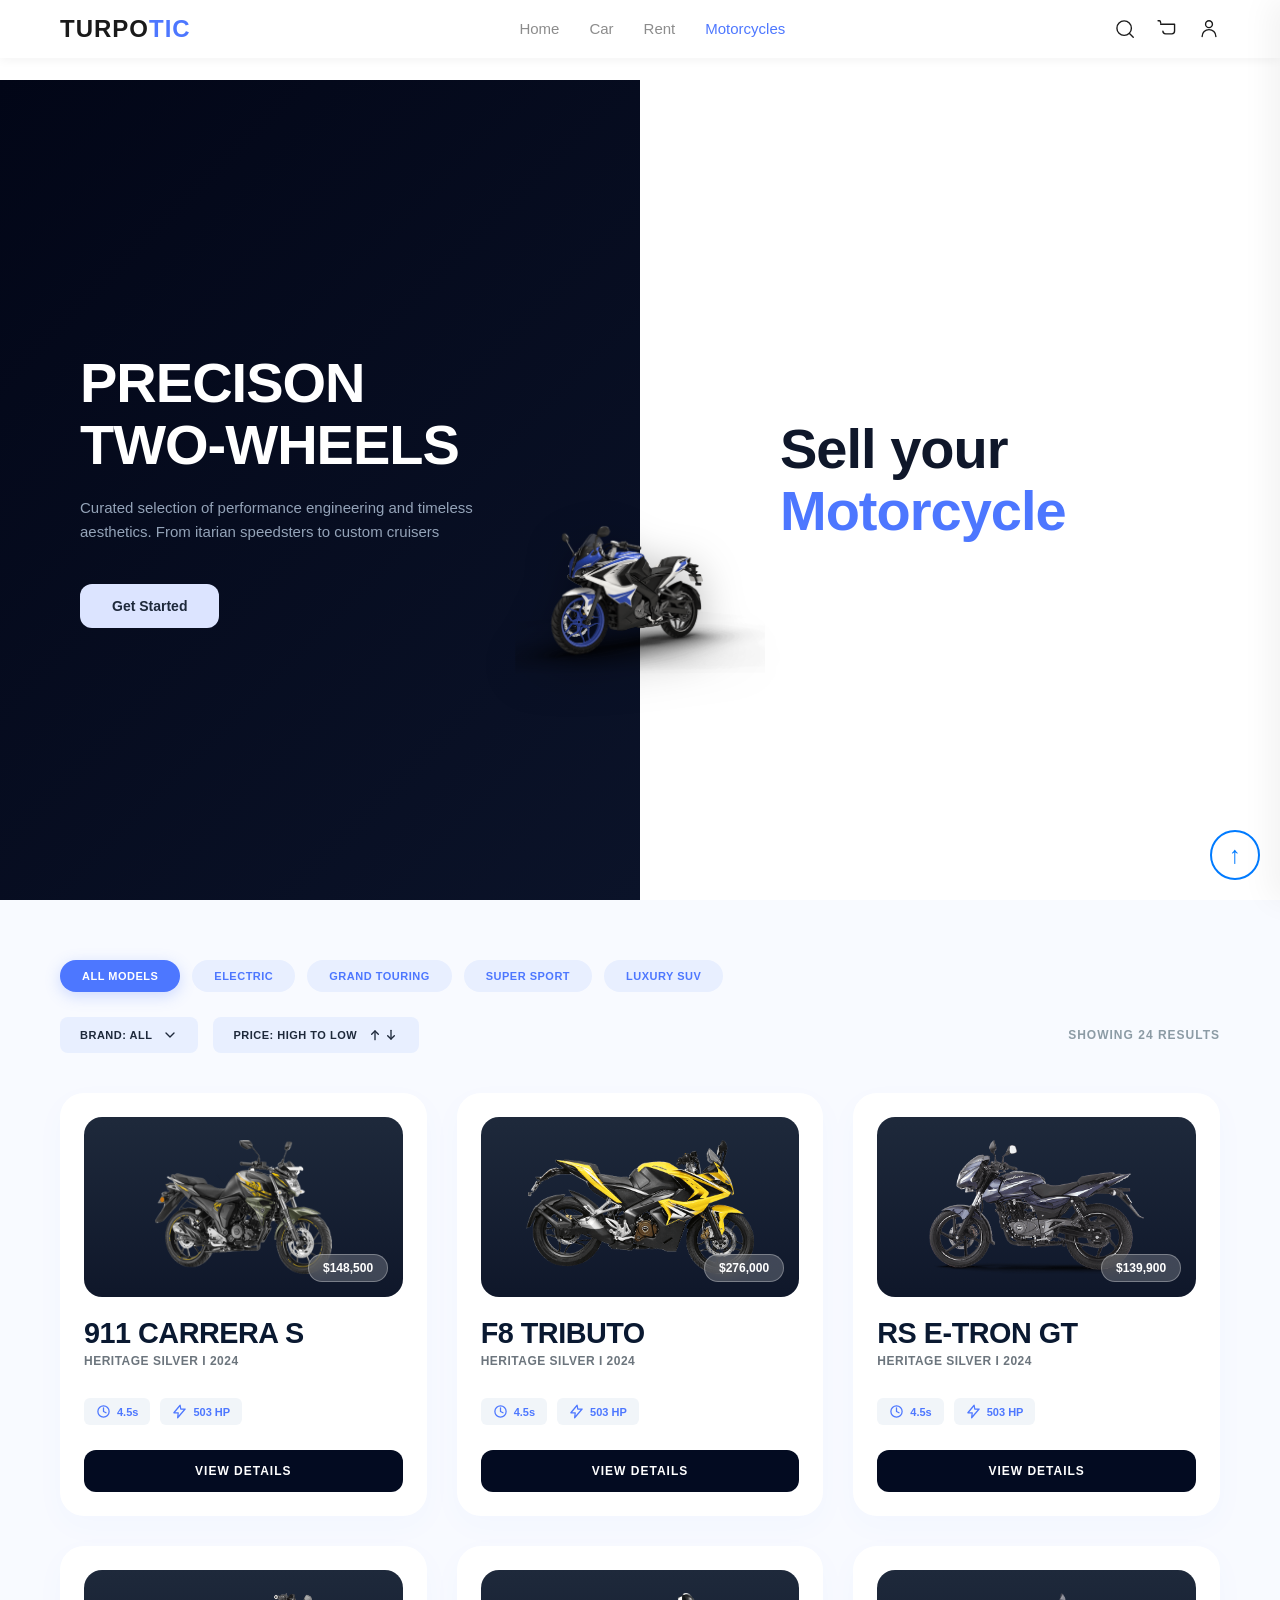
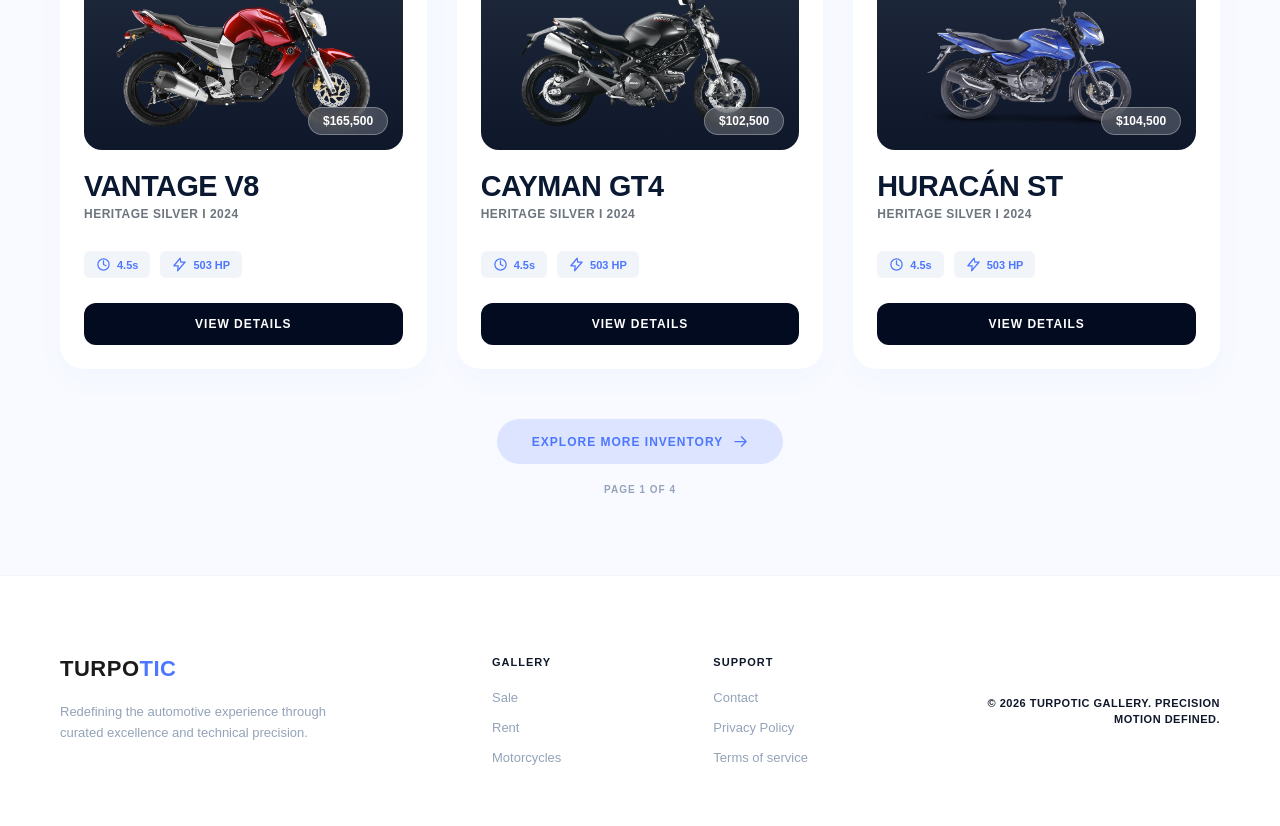
<file: motorcycles.html>
<!DOCTYPE html>
<html>

<head>
  <meta charset="UTF-8">
  <meta name="viewport" content="width=device-width, initial-scale=1">
   <title>Motorcycle - TURPOTIC</title>
 <link rel="stylesheet" href="css/style.css">
</head>

<body>
  <div class="container">
    <nav class="navbar">
    <div class="nav-container">
        <a href="#" class="logo">TURPO<span>TIC</span></a>

        <ul class="nav-links">
            <li><a href="index.html">Home</a></li>
            <li><a href="car.html">Car</a></li>
            <li><a href="rent.html">Rent</a></li>
            <li><a href="motorcycles.html" class="active">Motorcycles</a></li>
        </ul>
<div class="menu-toggle" id="menuToggle">
    <span></span>
    <span></span>
    <span></span>
</div>
      <div class="nav-icons">
 <div class="search-wrapper">
     <a href="#" class="icon-btn" id="search-trigger">
         <svg xmlns="http://www.w3.org/2000/svg" fill="none" viewBox="0 0 24 24" stroke-width="1.5" stroke="currentColor">
             <path stroke-linecap="round" stroke-linejoin="round" d="m21 21-4.35-4.35m0 0 A7.5 7.5 0 1 0 5.5 5.5 a7.5 7.5 0 0 0 11.15 11.15Z" />
         </svg>
     </a>
     
     <div class="search-dropdown" id="search-dropdown">
         <input type="text" placeholder="Search for cars, brands..." class="search-input">
         <button class="search-submit-btn">
             <svg xmlns="http://www.w3.org/2000/svg" fill="none" viewBox="0 0 24 24" stroke-width="2" stroke="currentColor" width="18" height="18">
                 <path stroke-linecap="round" stroke-linejoin="round" d="M13.5 4.5L21 12m0 0l-7.5 7.5M21 12H3" />
             </svg>
         </button>
     </div>
 </div>
    
    <a href="#" id="cartTrigger"  class="icon-btn">
        <svg xmlns="http://www.w3.org/2000/svg"
        fill="none"
        viewBox="0 0 24 24"
        stroke-width="1.5"
        stroke="currentColor">

            <path stroke-linecap="round"
            stroke-linejoin="round"
            d="M2.25 3h1.386
            c.51 0 .955.343 1.087.836
            l.383 1.437M7.5 14.25
            a3 3 0 0 0 3 3h6.75
            a3 3 0 0 0 3-3V6.75
            H5.106"/>
        </svg>
    </a>
    
    <div class="profile-wrapper">
        <a href="#" class="icon-btn" id="profileTrigger">
            <svg xmlns="http://www.w3.org/2000/svg" fill="none" viewBox="0 0 24 24" stroke-width="1.5" stroke="currentColor">
                <path stroke-linecap="round" stroke-linejoin="round" d="M15.75 6.75a3.75 3.75 0 1 1-7.5 0 3.75 3.75 0 0 1 7.5 0ZM4.5 20.118a7.5 7.5 0 0 1 15 0" />
            </svg>
        </a>
        
        <div class="profile-dropdown" id="profileDropdown">
            <div class="dropdown-user-info">
                <p class="user-name">Maha Abu Syam</p>
                <p class="user-role">Premium Member</p>
            </div>
            
            <hr class="dropdown-divider">
            
            <ul class="dropdown-menu-list">
                
                <li>
                    <a href="#">
                        <span class="menu-icon">
                            <svg xmlns="http://www.w3.org/2000/svg" fill="none" viewBox="0 0 24 24" stroke-width="1.8" stroke="currentColor">
                                <path stroke-linecap="round" stroke-linejoin="round" d="M15.75 6.75a3.75 3.75 0 1 1-7.5 0 3.75 3.75 0 0 1 7.5 0ZM4.5 20.118a7.5 7.5 0 0 1 15 0" />
                            </svg>
                        </span>
                        My Profile
                    </a>
                </li>
                
                <li>
                    <a href="#">
                        <span class="menu-icon">
                            <svg xmlns="http://www.w3.org/2000/svg" fill="none" viewBox="0 0 24 24" stroke-width="1.8" stroke="currentColor">
                                <path stroke-linecap="round" stroke-linejoin="round" d="M9.75 17 3 20.25l1.8-5.4L1.5 10.5l5.55-.15L9.75 5l2.7 5.35 5.55.15-3.3 4.35 1.8 5.4L9.75 17Z" />
                            </svg>
                        </span>
                        My Garage
                    </a>
                </li>
                
                <li>
                    <a href="#">
                        <span class="menu-icon">
                            <svg xmlns="http://www.w3.org/2000/svg" fill="none" viewBox="0 0 24 24" stroke-width="1.8" stroke="currentColor">
                                <path stroke-linecap="round" stroke-linejoin="round" d="M10.5 6h3m-7.364 1.636 2.121-2.122a2 2 0 0 1 2.828 0l.708.708a2 2 0 0 0 2.828 0l.708-.708a2 2 0 0 1 2.828 0l2.122 2.122a2 2 0 0 1 0 2.828l-.708.708a2 2 0 0 0 0 2.828l.708.708a2 2 0 0 1 0 2.828l-2.122 2.122a2 2 0 0 1-2.828 0l-.708-.708a2 2 0 0 0-2.828 0l-.708.708a2 2 0 0 1-2.828 0l-2.121-2.122a2 2 0 0 1 0-2.828l.707-.708a2 2 0 0 0 0-2.828l-.707-.708a2 2 0 0 1 0-2.828Z" />
                                <path stroke-linecap="round" stroke-linejoin="round" d="M12 15.75a3.75 3.75 0 1 0 0-7.5 3.75 3.75 0 0 0 0 7.5Z" />
                            </svg>
                        </span>
                        Settings
                    </a>
                </li>
                
                <hr class="dropdown-divider">
                
                <li>
                    <a href="#" class="logout-link">
                        <span class="menu-icon">
                            <svg xmlns="http://www.w3.org/2000/svg" fill="none" viewBox="0 0 24 24" stroke-width="1.8" stroke="currentColor">
                                <path stroke-linecap="round" stroke-linejoin="round" d="M15.75 9V5.25A2.25 2.25 0 0 0 13.5 3h-6A2.25 2.25 0 0 0 5.25 5.25v13.5A2.25 2.25 0 0 0 7.5 21h6a2.25 2.25 0 0 0 2.25-2.25V15" />
                                <path stroke-linecap="round" stroke-linejoin="round" d="M18 12H9m0 0 3-3m-3 3 3 3" />
                            </svg>
                        </span>
                        Logout
                    </a>
                </li>
                
            </ul>
        </div>
    </div>
    
</div>
    </div>
</nav>
<div class="menu-overlay" id="menuOverlay"></div>

<section class="split-hero-section">
    <div class="split-side left-dark-side">
        <div class="side-content left-content">
            <h1 class="split-title txt-white">PRECISON <br>TWO-WHEELS</h1>
            <p class="split-desc txt-gray">
                Curated selection of performance engineering and timeless aesthetics. From itarian speedsters to custom cruisers
            </p>
            <a href="#" class="btn-split btn-blue-shadow">Get Started</a>
        </div>
    </div>

    <div class="center-m-wrapper">
        <img src="images/top-motorcycle.png" alt="Blue Car Top View" class="floating-m">
    </div>

    <div class="split-side right-light-side">
        <div class="side-content right-content">
            <h2 class="split-title txt-dark">Sell your <br><span>Motorcycle</span></h2>
        </div>
    </div>
</section>
<section class="inventory-section">
    <div class="inventory-container">
        
        <div class="filter-wrapper">
            <div class="category-tabs">
                <button class="tab-btn active">ALL MODELS</button>
                <button class="tab-btn">ELECTRIC</button>
                <button class="tab-btn">GRAND TOURING</button>
                <button class="tab-btn">SUPER SPORT</button>
                <button class="tab-btn">LUXURY SUV</button>
            </div>
            
            <div class="filter-controls">
    <div class="dropdown-group">
        
        <div class="custom-dropdown" id="brandDropdown">
            <button class="dropdown-btn">
                <span class="btn-text">BRAND: ALL</span>
                <svg width="16" height="16" viewBox="0 0 24 24" fill="none" xmlns="http://www.w3.org/2000/svg">
                    <path d="M6 9L12 15L18 9" stroke="currentColor" stroke-width="2" stroke-linecap="round" stroke-linejoin="round" />
                </svg>
            </button>
            <ul class="dropdown-menu">
                <li data-value="ALL">ALL BRANDS</li>
                <li data-value="PORSCHE">PORSCHE</li>
                <li data-value="BMW">BMW</li>
            </ul>
        </div>

        <div class="custom-dropdown" id="priceDropdown">
            <button class="dropdown-btn">
                <span class="btn-text">PRICE: HIGH TO LOW</span>
                <div class="sort-icons">
                    <svg width="16" height="16" viewBox="0 0 24 24" fill="none" xmlns="http://www.w3.org/2000/svg">
                        <path d="M12 19V6" stroke="currentColor" stroke-width="2" stroke-linecap="round" />
                        <path d="M7 11L12 6L17 11" stroke="currentColor" stroke-width="2" stroke-linecap="round" stroke-linejoin="round" />
                    </svg>
                    <svg width="16" height="16" viewBox="0 0 24 24" fill="none" xmlns="http://www.w3.org/2000/svg">
                        <path d="M12 5V18" stroke="currentColor" stroke-width="2" stroke-linecap="round" />
                        <path d="M7 13L12 18L17 13" stroke="currentColor" stroke-width="2" stroke-linecap="round" stroke-linejoin="round" />
                    </svg>
                </div>
            </button>
            <ul class="dropdown-menu">
                <li data-value="HIGH-LOW">PRICE: HIGH TO LOW</li>
                <li data-value="LOW-HIGH">PRICE: LOW TO HIGH</li>
            </ul>
        </div>

    </div>
    <span class="results-count">SHOWING 24 RESULTS</span>
</div>

        </div>

        <div class="inventory-grid">
            
            <div class="fade-left"><div class="car-card" data-category="ELECTRIC" data-brand="BMW">
                <div class="car-img-box">
                    <img src="images/motorcycle1.png" alt="911 Carrera S" loading="lazy" >
                    <span class="car-price-tag">$148,500</span>
                </div>
                <div class="car-info">
                    <h3 class="car-name">911 CARRERA S</h3>
                    <p class="car-sub">HERITAGE SILVER I 2024</p>
                    <div class="car-specs-tags">
                        <span class="spec-tag">  <svg xmlns="http://www.w3.org/2000/svg"
            fill="none"
            viewBox="0 0 24 24"
            stroke-width="2"
            stroke="currentColor">

                <path stroke-linecap="round"
                stroke-linejoin="round"
                d="M12 6v6l4 2"/>
                <path stroke-linecap="round"
                stroke-linejoin="round"
                d="M21 12a9 9 0 1 1-18 0a9 9 0 0 1 18 0Z"/>
            </svg> 4.5s</span>
                        <span class="spec-tag"> <svg xmlns="http://www.w3.org/2000/svg"
            fill="none"
            viewBox="0 0 24 24"
            stroke-width="2"
            stroke="currentColor">

                <path stroke-linecap="round"
                stroke-linejoin="round"
                d="M13 2L3 14h7l-1 8 12-14h-7l-1-6Z"/>
            </svg> 503 HP</span>
                    </div>
                    <a href="contact.html" class="view-details-btn">VIEW DETAILS</a>
                </div>
            </div>
            </div>

            <div class="zoom"><div class="car-card" data-category="GRAND TOURING" data-brand="BMW">
                <div class="car-img-box">
                    <img src="images/motorcycle2.png" alt="F8 Tributo" loading="lazy" >
                    <span class="car-price-tag">$276,000</span>
                </div>
                <div class="car-info">
                    <h3 class="car-name">F8 TRIBUTO</h3>
                    <p class="car-sub">HERITAGE SILVER I 2024</p>
                    <div class="car-specs-tags">
                        <span class="spec-tag"> <svg xmlns="http://www.w3.org/2000/svg"
            fill="none"
            viewBox="0 0 24 24"
            stroke-width="2"
            stroke="currentColor">

                <path stroke-linecap="round"
                stroke-linejoin="round"
                d="M12 6v6l4 2"/>
                <path stroke-linecap="round"
                stroke-linejoin="round"
                d="M21 12a9 9 0 1 1-18 0a9 9 0 0 1 18 0Z"/>
            </svg>4.5s</span>
                        <span class="spec-tag"> <svg xmlns="http://www.w3.org/2000/svg"
            fill="none"
            viewBox="0 0 24 24"
            stroke-width="2"
            stroke="currentColor">

                <path stroke-linecap="round"
                stroke-linejoin="round"
                d="M13 2L3 14h7l-1 8 12-14h-7l-1-6Z"/>
            </svg> 503 HP</span>
                    </div>
                    <a href="contact.html" class="view-details-btn">VIEW DETAILS</a>
                </div>
            </div>
            </div>

            <div class="fade-right"><div class="car-card" data-category="ELECTRIC" data-brand="Porsche">
                <div class="car-img-box">
                    <img src="images/motorcycle3.png" alt="RS E-Tron GT" loading="lazy" >
                    <span class="car-price-tag">$139,900</span>
                </div>
                <div class="car-info">
                    <h3 class="car-name">RS E-TRON GT</h3>
                    <p class="car-sub">HERITAGE SILVER I 2024</p>
                    <div class="car-specs-tags">
                        <span class="spec-tag">  <svg xmlns="http://www.w3.org/2000/svg"
            fill="none"
            viewBox="0 0 24 24"
            stroke-width="2"
            stroke="currentColor">

                <path stroke-linecap="round"
                stroke-linejoin="round"
                d="M12 6v6l4 2"/>
                <path stroke-linecap="round"
                stroke-linejoin="round"
                d="M21 12a9 9 0 1 1-18 0a9 9 0 0 1 18 0Z"/>
            </svg> 4.5s</span>
                        <span class="spec-tag"> <svg xmlns="http://www.w3.org/2000/svg"
            fill="none"
            viewBox="0 0 24 24"
            stroke-width="2"
            stroke="currentColor">

                <path stroke-linecap="round"
                stroke-linejoin="round"
                d="M13 2L3 14h7l-1 8 12-14h-7l-1-6Z"/>
            </svg> 503 HP</span>
                    </div>
                    <a href="contact.html" class="view-details-btn">VIEW DETAILS</a>
                </div>
            </div>
            </div>

            <div class="fade-left"><div class="car-card" data-category="LUXURY SUV" data-brand="Porsche">
                <div class="car-img-box">
                    <img src="images/motorcycle4.png" alt="Vantage V8"  loading="lazy" >
                    <span class="car-price-tag">$165,500</span>
                </div>
                <div class="car-info">
                    <h3 class="car-name">VANTAGE V8</h3>
                    <p class="car-sub">HERITAGE SILVER I 2024</p>
                    <div class="car-specs-tags">
                        <span class="spec-tag"> <svg xmlns="http://www.w3.org/2000/svg"
            fill="none"
            viewBox="0 0 24 24"
            stroke-width="2"
            stroke="currentColor">

                <path stroke-linecap="round"
                stroke-linejoin="round"
                d="M12 6v6l4 2"/>
                <path stroke-linecap="round"
                stroke-linejoin="round"
                d="M21 12a9 9 0 1 1-18 0a9 9 0 0 1 18 0Z"/>
            </svg> 4.5s</span>
                        <span class="spec-tag"> <svg xmlns="http://www.w3.org/2000/svg"
            fill="none"
            viewBox="0 0 24 24"
            stroke-width="2"
            stroke="currentColor">

                <path stroke-linecap="round"
                stroke-linejoin="round"
                d="M13 2L3 14h7l-1 8 12-14h-7l-1-6Z"/>
            </svg> 503 HP</span>
                    </div>
                    <a href="contact.html" class="view-details-btn">VIEW DETAILS</a>
                </div>
            </div>
            </div>

            <div class="zoom"><div class="car-card" data-category="LUXURY SUV" data-brand="Porsche">
                <div class="car-img-box">
                    <img src="images/motorcycle5.png" alt="Cayman GT4"  loading="lazy" >
                    <span class="car-price-tag">$102,500</span>
                </div>
                <div class="car-info">
                    <h3 class="car-name">CAYMAN GT4</h3>
                    <p class="car-sub">HERITAGE SILVER I 2024</p>
                    <div class="car-specs-tags">
                        <span class="spec-tag"> <svg xmlns="http://www.w3.org/2000/svg"
            fill="none"
            viewBox="0 0 24 24"
            stroke-width="2"
            stroke="currentColor">

                <path stroke-linecap="round"
                stroke-linejoin="round"
                d="M12 6v6l4 2"/>
                <path stroke-linecap="round"
                stroke-linejoin="round"
                d="M21 12a9 9 0 1 1-18 0a9 9 0 0 1 18 0Z"/>
            </svg> 4.5s</span>
                        <span class="spec-tag"> <svg xmlns="http://www.w3.org/2000/svg"
            fill="none"
            viewBox="0 0 24 24"
            stroke-width="2"
            stroke="currentColor">

                <path stroke-linecap="round"
                stroke-linejoin="round"
                d="M13 2L3 14h7l-1 8 12-14h-7l-1-6Z"/>
            </svg> 503 HP</span>
                    </div>
                    <a href="contact.html" class="view-details-btn">VIEW DETAILS</a>
                </div>
            </div>
            </div>

            <div class="fade-right"><div class="car-card" data-category="SUPER SPORT" data-brand="Porsche">
                <div class="car-img-box">
                    <img src="images/motorcycle6.png" alt="Huracán ST" loading="lazy" >
                    <span class="car-price-tag">$104,500</span>
                </div>
                <div class="car-info">
                    <h3 class="car-name">HURACÁN ST</h3>
                    <p class="car-sub">HERITAGE SILVER I 2024</p>
                    <div class="car-specs-tags">
                        <span class="spec-tag"> <svg xmlns="http://www.w3.org/2000/svg"
            fill="none"
            viewBox="0 0 24 24"
            stroke-width="2"
            stroke="currentColor">

                <path stroke-linecap="round"
                stroke-linejoin="round"
                d="M12 6v6l4 2"/>
                <path stroke-linecap="round"
                stroke-linejoin="round"
                d="M21 12a9 9 0 1 1-18 0a9 9 0 0 1 18 0Z"/>
            </svg> 4.5s</span>
                        <span class="spec-tag"> <svg xmlns="http://www.w3.org/2000/svg"
            fill="none"
            viewBox="0 0 24 24"
            stroke-width="2"
            stroke="currentColor">

                <path stroke-linecap="round"
                stroke-linejoin="round"
                d="M13 2L3 14h7l-1 8 12-14h-7l-1-6Z"/>
            </svg> 503 HP</span>
                    </div>
                    <a href="contact.html" class="view-details-btn">VIEW DETAILS</a>
                </div>
            </div>
            </div>

        </div>

        <div class="inventory-footer">
            <a href="#" class="explore-more-btn">EXPLORE MORE INVENTORY  <svg xmlns="http://www.w3.org/2000/svg"
    fill="none"
    viewBox="0 0 24 24"
    stroke-width="2"
    stroke="currentColor">

        <path stroke-linecap="round"
        stroke-linejoin="round"
        d="M13.5 4.5 21 12m0 0-7.5 7.5M21 12H3"/>

    </svg> </a>
            <span class="page-indicator">PAGE 1 OF 4</span>
        </div>

    </div>
</section>
<footer class="main-footer">
    <div class="footer-container">
        
        <div class="footer-column brand-col">
            <a href="#" class="footer-logo">TURPO<span>TIC</span></a>
            <p class="footer-desc">
                Redefining the automotive experience through curated excellence and technical precision.
            </p>
        </div>
        
        <div class="footer-column links-col">
            <h4 class="footer-heading">GALLERY</h4>
            <ul class="footer-links">
                <li><a href="#">Sale</a></li>
                <li><a href="#">Rent</a></li>
                <li><a href="#">Motorcycles</a></li>
            </ul>
        </div>
        
        <div class="footer-column links-col">
            <h4 class="footer-heading">SUPPORT</h4>
            <ul class="footer-links">
                <li><a href="#">Contact</a></li>
                <li><a href="#">Privacy Policy</a></li>
                <li><a href="#">Terms of service</a></li>
            </ul>
        </div>
        
        <div class="footer-column copyright-col">
            <p class="copyright-text">
                &copy; 2026 TURPOTIC GALLERY. PRECISION MOTION DEFINED.
            </p>
        </div>
        
    </div>
</footer>





</div>
<div class="cart-overlay" id="cartOverlay"></div>

<div class="cart-drawer" id="cartDrawer">
    <div class="cart-drawer-header">
        <h3>Your Garage / Cart</h3>
        <button class="close-cart-btn" id="closeCart">
            <svg xmlns="http://www.w3.org/2000/svg" fill="none" viewBox="0 0 24 24" stroke-width="2" stroke="currentColor" width="24" height="24">
                <path stroke-linecap="round" stroke-linejoin="round" d="M6 18L18 6M6 6l12 12" />
            </svg>
        </button>
    </div>

    <div class="cart-drawer-items">
        <p class="empty-cart-msg" style="text-align:center; padding:20px; color:#888;">
    Your garage is empty
</p>
    </div>

    <div class="cart-drawer-footer">
        <div class="cart-total">
            <span>Total Amount:</span>
            <span class="total-price">$249,000</span>
        </div>
        <a href="contact.html">
        <button class="checkout-btn">PROCEED TO CHECKOUT</button>
        </a>
        <button class="view-cart-link">View Full Garage</button>
    </div>
</div>
<button id="scrollToTopBtn" class="scroll-btn">&#8593;</button>

<script src="js/main.js"></script>
</body>

</html>
</file>
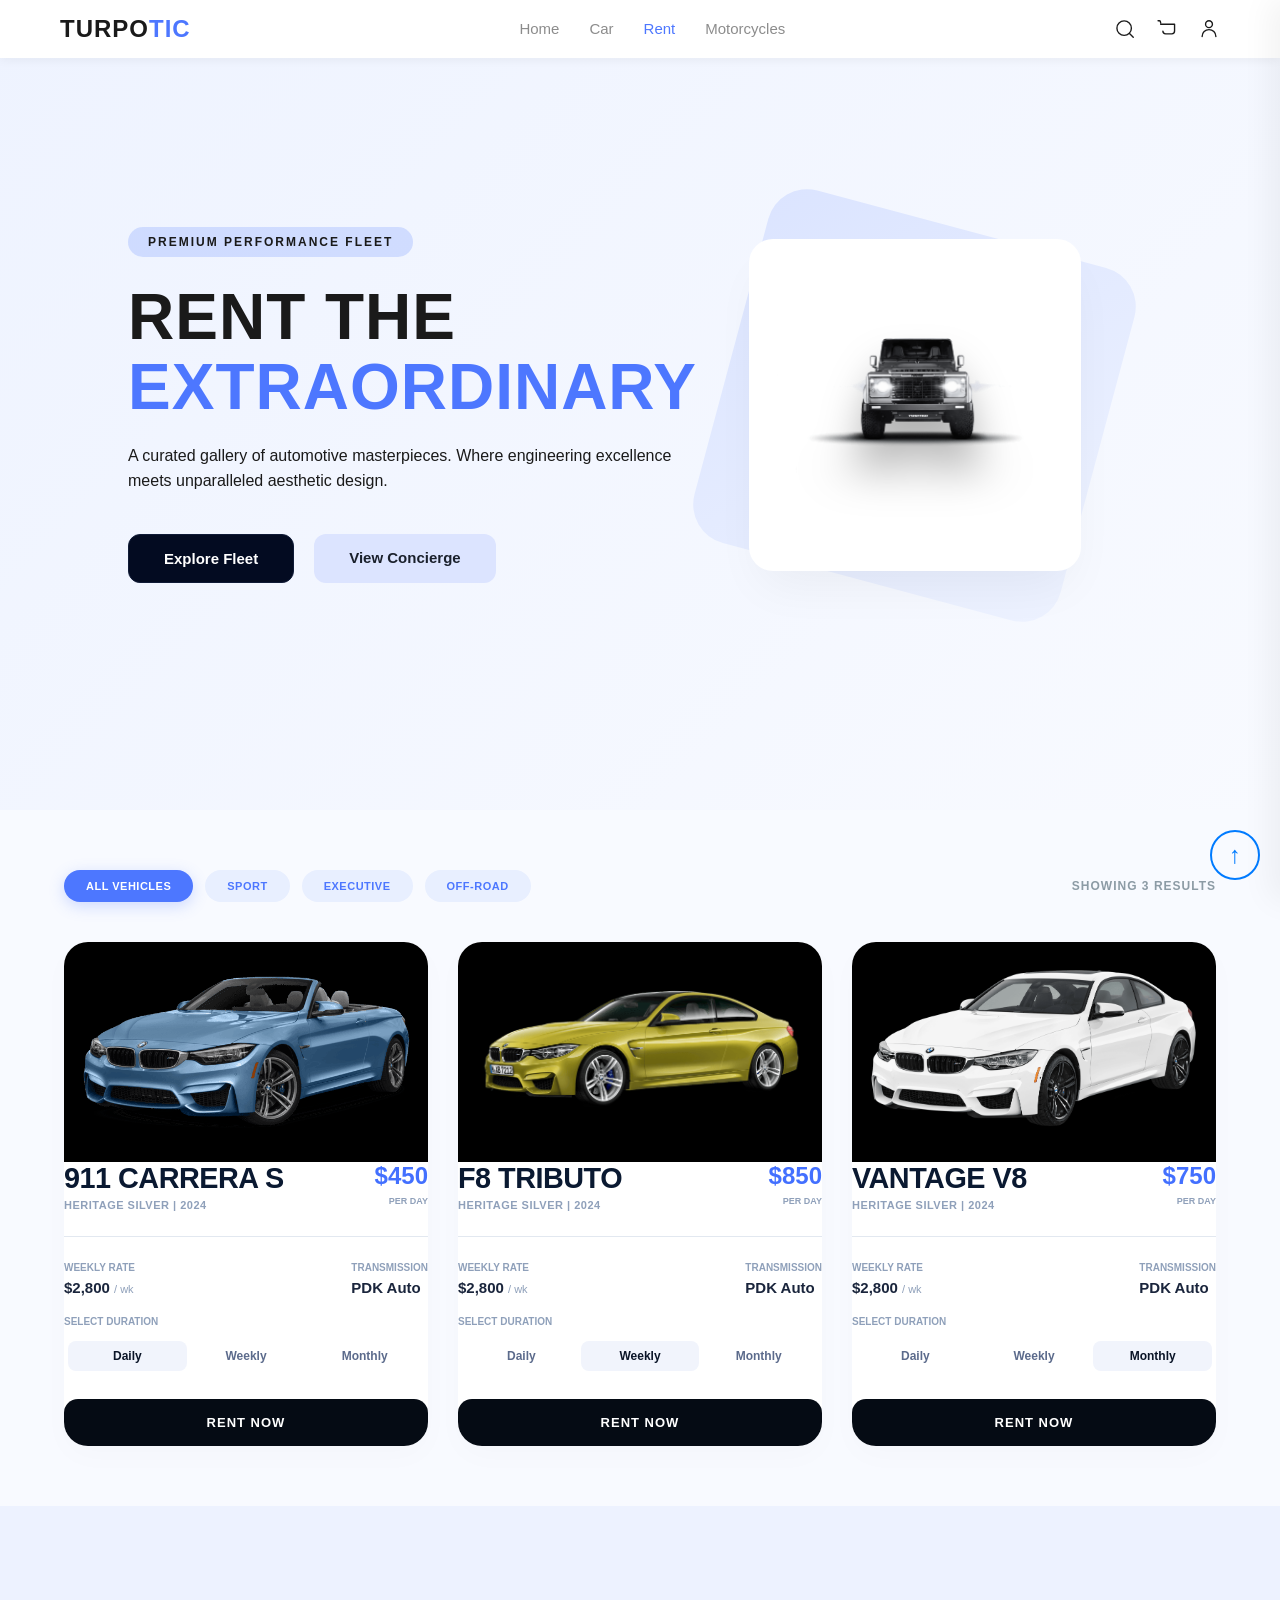
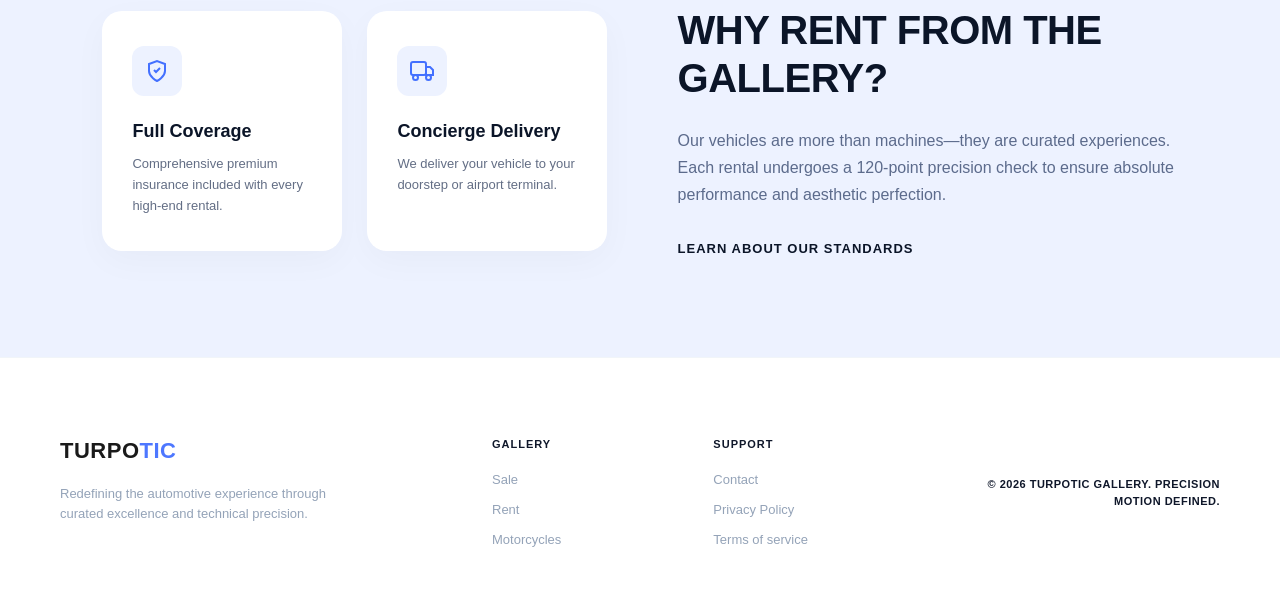
<file: rent.html>
<!DOCTYPE html>
<html>

<head>
  <meta charset="UTF-8">
  <meta name="viewport" content="width=device-width, initial-scale=1">
   <title>Rent - TURPOTIC</title>
 <link rel="stylesheet" href="css/style.css">
</head>

<body>
  <div class="container">
    <nav class="navbar">
    <div class="nav-container">
        <a href="#" class="logo">TURPO<span>TIC</span></a>

        <ul class="nav-links">
            <li><a href="index.html" >Home</a></li>
            <li><a href="car.html">Car</a></li>
            <li><a href="rent.html" class="active" >Rent</a></li>
            <li><a href="motorcycles.html">Motorcycles</a></li>
        </ul>
<div class="menu-toggle" id="menuToggle">
    <span></span>
    <span></span>
    <span></span>
</div>
      <div class="nav-icons">
 <div class="search-wrapper">
     <a href="#" class="icon-btn" id="search-trigger">
         <svg xmlns="http://www.w3.org/2000/svg" fill="none" viewBox="0 0 24 24" stroke-width="1.5" stroke="currentColor">
             <path stroke-linecap="round" stroke-linejoin="round" d="m21 21-4.35-4.35m0 0 A7.5 7.5 0 1 0 5.5 5.5 a7.5 7.5 0 0 0 11.15 11.15Z" />
         </svg>
     </a>
     
     <div class="search-dropdown" id="search-dropdown">
         <input type="text" placeholder="Search for cars, brands..." class="search-input">
         <button class="search-submit-btn">
             <svg xmlns="http://www.w3.org/2000/svg" fill="none" viewBox="0 0 24 24" stroke-width="2" stroke="currentColor" width="18" height="18">
                 <path stroke-linecap="round" stroke-linejoin="round" d="M13.5 4.5L21 12m0 0l-7.5 7.5M21 12H3" />
             </svg>
         </button>
     </div>
 </div>
    
    <a href="#" id="cartTrigger"  class="icon-btn">
        <svg xmlns="http://www.w3.org/2000/svg"
        fill="none"
        viewBox="0 0 24 24"
        stroke-width="1.5"
        stroke="currentColor">

            <path stroke-linecap="round"
            stroke-linejoin="round"
            d="M2.25 3h1.386
            c.51 0 .955.343 1.087.836
            l.383 1.437M7.5 14.25
            a3 3 0 0 0 3 3h6.75
            a3 3 0 0 0 3-3V6.75
            H5.106"/>
        </svg>
    </a>
    
    <div class="profile-wrapper">
        <a href="#" class="icon-btn" id="profileTrigger">
            <svg xmlns="http://www.w3.org/2000/svg" fill="none" viewBox="0 0 24 24" stroke-width="1.5" stroke="currentColor">
                <path stroke-linecap="round" stroke-linejoin="round" d="M15.75 6.75a3.75 3.75 0 1 1-7.5 0 3.75 3.75 0 0 1 7.5 0ZM4.5 20.118a7.5 7.5 0 0 1 15 0" />
            </svg>
        </a>
        
        <div class="profile-dropdown" id="profileDropdown">
            <div class="dropdown-user-info">
                <p class="user-name">Maha Abu Syam</p>
                <p class="user-role">Premium Member</p>
            </div>
            
            <hr class="dropdown-divider">
            
            <ul class="dropdown-menu-list">
                
                <li>
                    <a href="#">
                        <span class="menu-icon">
                            <svg xmlns="http://www.w3.org/2000/svg" fill="none" viewBox="0 0 24 24" stroke-width="1.8" stroke="currentColor">
                                <path stroke-linecap="round" stroke-linejoin="round" d="M15.75 6.75a3.75 3.75 0 1 1-7.5 0 3.75 3.75 0 0 1 7.5 0ZM4.5 20.118a7.5 7.5 0 0 1 15 0" />
                            </svg>
                        </span>
                        My Profile
                    </a>
                </li>
                
                <li>
                    <a href="#">
                        <span class="menu-icon">
                            <svg xmlns="http://www.w3.org/2000/svg" fill="none" viewBox="0 0 24 24" stroke-width="1.8" stroke="currentColor">
                                <path stroke-linecap="round" stroke-linejoin="round" d="M9.75 17 3 20.25l1.8-5.4L1.5 10.5l5.55-.15L9.75 5l2.7 5.35 5.55.15-3.3 4.35 1.8 5.4L9.75 17Z" />
                            </svg>
                        </span>
                        My Garage
                    </a>
                </li>
                
                <li>
                    <a href="#">
                        <span class="menu-icon">
                            <svg xmlns="http://www.w3.org/2000/svg" fill="none" viewBox="0 0 24 24" stroke-width="1.8" stroke="currentColor">
                                <path stroke-linecap="round" stroke-linejoin="round" d="M10.5 6h3m-7.364 1.636 2.121-2.122a2 2 0 0 1 2.828 0l.708.708a2 2 0 0 0 2.828 0l.708-.708a2 2 0 0 1 2.828 0l2.122 2.122a2 2 0 0 1 0 2.828l-.708.708a2 2 0 0 0 0 2.828l.708.708a2 2 0 0 1 0 2.828l-2.122 2.122a2 2 0 0 1-2.828 0l-.708-.708a2 2 0 0 0-2.828 0l-.708.708a2 2 0 0 1-2.828 0l-2.121-2.122a2 2 0 0 1 0-2.828l.707-.708a2 2 0 0 0 0-2.828l-.707-.708a2 2 0 0 1 0-2.828Z" />
                                <path stroke-linecap="round" stroke-linejoin="round" d="M12 15.75a3.75 3.75 0 1 0 0-7.5 3.75 3.75 0 0 0 0 7.5Z" />
                            </svg>
                        </span>
                        Settings
                    </a>
                </li>
                
                <hr class="dropdown-divider">
                
                <li>
                    <a href="#" class="logout-link">
                        <span class="menu-icon">
                            <svg xmlns="http://www.w3.org/2000/svg" fill="none" viewBox="0 0 24 24" stroke-width="1.8" stroke="currentColor">
                                <path stroke-linecap="round" stroke-linejoin="round" d="M15.75 9V5.25A2.25 2.25 0 0 0 13.5 3h-6A2.25 2.25 0 0 0 5.25 5.25v13.5A2.25 2.25 0 0 0 7.5 21h6a2.25 2.25 0 0 0 2.25-2.25V15" />
                                <path stroke-linecap="round" stroke-linejoin="round" d="M18 12H9m0 0 3-3m-3 3 3 3" />
                            </svg>
                        </span>
                        Logout
                    </a>
                </li>
                
            </ul>
        </div>
    </div>
    
</div>
    </div>
</nav>
<div class="menu-overlay" id="menuOverlay"></div>
  <section class="hero-rent-section">
      
      <div class="container">
          <div class="hero-content">
              <span class="badge-text">PREMIUM PERFORMANCE FLEET</span>
              <h1 class="hero-title">
                  Rent the <br>
                  <span class="highlight">Extraordinary</span>
              </h1>
              <p class="hero-description">
                  A curated gallery of automotive masterpieces. Where engineering excellence meets unparalleled aesthetic design.
              </p>
              <div class="hero-buttons">
    <a href="#" class="btn btn-dark-blue">Explore Fleet</a>
    <a href="#" class="btn btn-light-blue">View Concierge</a>
</div>
          </div>
          
          <div class="hero-image-wrapper" id="carWrapper">
              <div class="skewed-bg"></div>
              <div class="white-card">
                  <img src="images/G.png" alt="Mercedes G-Class" class="car-img" id="carImage">
              </div>
          </div>
      </div>
  </section>
<section class="fleet-section">
    <div class="fleet-container">
        
        <div class="fleet-header">
            <div class="filter-tabs">
                <button class="tab-btn active" id="rent-tab" data-filter="all">ALL VEHICLES</button>
                <button class="tab-btn" id="rent-tab" data-filter="sport">SPORT</button>
                <button class="tab-btn" id="rent-tab"  data-filter="executive" >EXECUTIVE</button>
                <button class="tab-btn" id="rent-tab"  data-filter="off-road" >OFF-ROAD</button>
            </div>
            <div class="results-count">SHOWING <span id="currentResultsCount">3</span> RESULTS</div>
        </div>

        <div class="rent-cards-grid">
            
            <div class="fade-left"><div class="rent-card" data-category="sport">
                <div class="card-image-rent-wrapper">
                    <img src="images/car2.png" alt="911 Carrera S" class="car-thumbnail" loading="lazy" >
                </div>
                <div class="card-content2">
                    <div class="card-header-info">
                        <div>
                            <h3 class="car-name">911 CARRERA S</h3>
                            <p class="car-subtitle">HERITAGE SILVER | 2024</p>
                        </div>
                        <div class="price-tag">
                            <span class="price-amount">$450</span>
                            <span class="price-period">PER DAY</span>
                        </div>
                    </div>

                    <hr class="divider">

                    <div class="car-specs">
                        <div class="spec-item">
                            <span class="spec-label">WEEKLY RATE</span>
                            <span class="spec-value">$2,800 <small>/ wk</small></span>
                        </div>
                        <div class="spec-item">
                            <span class="spec-label">TRANSMISSION</span>
                            <span class="spec-value">PDK Auto</span>
                        </div>
                    </div>

                    <div class="duration-selector">
                        <span class="duration-label">SELECT DURATION</span>
                        <div class="duration-options">
                            <button class="duration-btn active">Daily</button>
                            <button class="duration-btn">Weekly</button>
                            <button class="duration-btn">Monthly</button>
                        </div>
                    </div>

                    <button class="rent-now-btn">RENT NOW</button>
                </div>
            </div>
            </div>

            <div class="zoom"><div class="rent-card" data-category="executive">
                <div class="card-image-rent-wrapper">
                    <img src="images/car4.png" alt="F8 Tributo" class="car-thumbnail" loading="lazy" >
                </div>
                <div class="card-content2">
                    <div class="card-header-info">
                        <div>
                            <h3 class="car-name">F8 TRIBUTO</h3>
                            <p class="car-subtitle">HERITAGE SILVER | 2024</p>
                        </div>
                        <div class="price-tag">
                            <span class="price-amount">$850</span>
                            <span class="price-period">PER DAY</span>
                        </div>
                    </div>

                    <hr class="divider">

                    <div class="car-specs">
                        <div class="spec-item">
                            <span class="spec-label">WEEKLY RATE</span>
                            <span class="spec-value">$2,800 <small>/ wk</small></span>
                        </div>
                        <div class="spec-item">
                            <span class="spec-label">TRANSMISSION</span>
                            <span class="spec-value">PDK Auto</span>
                        </div>
                    </div>

                    <div class="duration-selector">
                        <span class="duration-label">SELECT DURATION</span>
                        <div class="duration-options">
                            <button class="duration-btn">Daily</button>
                            <button class="duration-btn active">Weekly</button>
                            <button class="duration-btn">Monthly</button>
                        </div>
                    </div>

                    <button class="rent-now-btn">RENT NOW</button>
                </div>
            </div>
            </div>

            <div class="fade-right"><div class="rent-card" data-category="off-road">
                <div class="card-image-rent-wrapper">
                    <img src="images/car3.png" alt="Vantage V8" class="car-thumbnail" loading="lazy" >
                </div>
                <div class="card-content2">
                    <div class="card-header-info">
                        <div>
                            <h3 class="car-name">VANTAGE V8</h3>
                            <p class="car-subtitle">HERITAGE SILVER | 2024</p>
                        </div>
                        <div class="price-tag">
                            <span class="price-amount">$750</span>
                            <span class="price-period">PER DAY</span>
                        </div>
                    </div>

                    <hr class="divider">

                    <div class="car-specs">
                        <div class="spec-item">
                            <span class="spec-label">WEEKLY RATE</span>
                            <span class="spec-value">$2,800 <small>/ wk</small></span>
                        </div>
                        <div class="spec-item">
                            <span class="spec-label">TRANSMISSION</span>
                            <span class="spec-value">PDK Auto</span>
                        </div>
                    </div>

                    <div class="duration-selector">
                        <span class="duration-label">SELECT DURATION</span>
                        <div class="duration-options">
                            <button class="duration-btn">Daily</button>
                            <button class="duration-btn">Weekly</button>
                            <button class="duration-btn active">Monthly</button>
                        </div>
                    </div>

                    <button class="rent-now-btn">RENT NOW</button>
                </div>
            </div>
            </div>

        </div>
    </div>
</section>
<section class="features-section">
    <div class="features-container">
        
        <div class="features-cards">
            
            <div class="feature-card animate-on-scroll">
                <div class="feature-icon-wrapper">
                    <svg class="feature-icon" viewBox="0 0 24 24" fill="none" stroke="currentColor" stroke-width="2">
                        <path d="M12 22s8-4 8-10V5l-8-3-8 3v7c0 6 8 10 8 10z"/>
                        <path d="m9 11 2 2 4-4"/>
                    </svg>
                </div>
                <h4 class="feature-card-title">Full Coverage</h4>
                <p class="feature-card-desc">Comprehensive premium insurance included with every high-end rental.</p>
            </div>

            <div class="feature-card animate-on-scroll">
                <div class="feature-icon-wrapper">
                    <svg class="feature-icon" viewBox="0 0 24 24" fill="none" stroke="currentColor" stroke-width="2">
                        <rect x="1" y="3" width="15" height="13" rx="2"/>
                        <polygon points="16 8 20 8 23 11 23 16 16 16 16 8"/>
                        <circle cx="5.5" cy="18.5" r="2.5"/>
                        <circle cx="18.5" cy="18.5" r="2.5"/>
                    </svg>
                </div>
                <h4 class="feature-card-title">Concierge Delivery</h4>
                <p class="feature-card-desc">We deliver your vehicle to your doorstep or airport terminal.</p>
            </div>

        </div>

        <div class="features-content animate-on-scroll">
            <h2 class="features-main-title">WHY RENT FROM THE GALLERY?</h2>
            <p class="features-main-desc">
                Our vehicles are more than machines—they are curated experiences. Each rental undergoes a 120-point precision check to ensure absolute performance and aesthetic perfection.
            </p>
            <a href="#" class="features-link">LEARN ABOUT OUR STANDARDS</a>
        </div>

    </div>
</section>


<footer class="main-footer">
    <div class="footer-container">
        
        <div class="footer-column brand-col">
            <a href="#" class="footer-logo">TURPO<span>TIC</span></a>
            <p class="footer-desc">
                Redefining the automotive experience through curated excellence and technical precision.
            </p>
        </div>
        
        <div class="footer-column links-col">
            <h4 class="footer-heading">GALLERY</h4>
            <ul class="footer-links">
                <li><a href="#">Sale</a></li>
                <li><a href="#">Rent</a></li>
                <li><a href="#">Motorcycles</a></li>
            </ul>
        </div>
        
        <div class="footer-column links-col">
            <h4 class="footer-heading">SUPPORT</h4>
            <ul class="footer-links">
                <li><a href="#">Contact</a></li>
                <li><a href="#">Privacy Policy</a></li>
                <li><a href="#">Terms of service</a></li>
            </ul>
        </div>
        
        <div class="footer-column copyright-col">
            <p class="copyright-text">
                &copy; 2026 TURPOTIC GALLERY. PRECISION MOTION DEFINED.
            </p>
        </div>
        
    </div>
</footer>





</div>
<div class="cart-overlay" id="cartOverlay"></div>

<div class="cart-drawer" id="cartDrawer">
    <div class="cart-drawer-header">
        <h3>Your Garage / Cart</h3>
        <button class="close-cart-btn" id="closeCart">
            <svg xmlns="http://www.w3.org/2000/svg" fill="none" viewBox="0 0 24 24" stroke-width="2" stroke="currentColor" width="24" height="24">
                <path stroke-linecap="round" stroke-linejoin="round" d="M6 18L18 6M6 6l12 12" />
            </svg>
        </button>
    </div>

    <div class="cart-drawer-items">
        <p class="empty-cart-msg" style="text-align:center; padding:20px; color:#888;">
    Your garage is empty
</p>
    </div>

    <div class="cart-drawer-footer">
        <div class="cart-total">
            <span>Total Amount:</span>
            <span class="total-price">$249,000</span>
        </div>
        <a href="contact.html">
        <button class="checkout-btn">PROCEED TO CHECKOUT</button>
        </a>
        <button class="view-cart-link">View Full Garage</button>
    </div>
</div>
<button id="scrollToTopBtn" class="scroll-btn">&#8593;</button>

<script src="js/main.js"></script>
</body>

</html>
</file>
<file: css/style.css>
.container{
  width: 100%;
}

* {
    margin: 0;
    padding: 0;
    box-sizing: border-box;
    font-family: 'Segoe UI', Tahoma, Geneva, Verdana, sans-serif;
}

.navbar {
    position: fixed;
    top: 0;
    left: 0;
    width: 100%;
    z-index: 1000;
    background-color: #ffffff;
    box-shadow: 0 2px 10px rgba(0, 0, 0, 0.05);
    transition: all 0.4s ease-in-out;
    padding: 15px 0;
}

.navbar.scrolled {
    background-color: rgba(255, 255, 255, 0.85);
    backdrop-filter: blur(10px);
    padding: 10px 0;
    box-shadow: 0 4px 20px rgba(0, 0, 0, 0.08);
}

.nav-container {
    max-width: 1200px;
    margin: 0 auto;
    display: flex;
    justify-content: space-between;
    align-items: center;
    padding: 0 20px;
}

.logo {
    font-size: 24px;
    font-weight: 800;
    text-decoration: none;
    color: #1a1a1a;
    letter-spacing: 1px;
}
.logo span {
    color: #4D77FF;
}

.nav-links {
    display: flex;
    list-style: none;
    gap: 30px;
}

.nav-links a {
    text-decoration: none;
    color: #8c8c8c;
    font-size: 15px;
    font-weight: 500;
    position: relative;
    padding: 5px 0;
    transition: color 0.3s ease;
}
.nav-links a.active, 
.nav-links a:hover {
    color: #4D77FF;
}

.nav-icons {
    display: flex;
    gap: 20px;
    align-items: center;
}

.icon-btn {
    text-decoration: none;
    color: #1a1a1a;
    transition: transform 0.2s ease, color 0.2s ease;
    display: flex;
    align-items: center;
    justify-content: center;
}

.icon-btn svg {
    width: 22px;
    height: 22px;
    stroke: currentColor;
}

.icon-btn:hover {
    color: #4D77FF;
    transform: scale(1.15);
}

/*hero section*/
.hero-section {
    position: relative;
    width: 100%;
    height: 100vh;
    background: linear-gradient(to right, rgba(255, 255, 255, 0.95) 15%, rgba(255, 255, 255, 0.7) 45%, rgba(255, 255, 255, 0) 75%),
url('../images/car-bg.jpg') no-repeat center center;
    background-size: cover;
    display: flex;
    align-items: center;
    overflow: hidden;
    padding: 120px 0;
    animation: fadeUp 2s ease;
}

.hero-container {
    max-width: 1200px;
    width: 100%;
    margin: 0 auto;
    padding: 0 20px;
}

.hero-content {
    max-width: 550px;
    color: #ffffff;
}

.badge-text {
    display: inline-block;
    background-color: rgba(77, 119, 255, 0.2);
    color: #1a1a1a;
    padding: 8px 20px;
    border-radius: 50px;
    font-size: 12px;
    font-weight: 700;
    text-transform: uppercase;
    letter-spacing: 2px;
    margin-bottom: 25px;
}

.hero-title {
    font-size: 64px;
    font-weight: 800;
    line-height: 1.1;
    letter-spacing: 1px;
    color: #1a1a1a;
    margin-bottom: 20px;
    text-transform: uppercase;
}

.hero-title span {
    color: #4D77FF;
}

.hero-description {
    font-size: 16px;
    color: #1a1a1a;
    line-height: 1.6;
    margin-bottom: 40px;
}

.hero-buttons {
    display: flex;
    gap: 20px;
}

.btn {
    display: inline-block;
    padding: 15px 35px;
    font-size: 15px;
    font-weight: 600;
    text-decoration: none;
    border-radius: 12px;
    transition: all 0.3s ease;
    text-align: center;
}

.btn-dark-blue {
    background-color: #030B21;
    color: #ffffff;
    border: 1px solid #101B37;
}

.btn-dark-blue:hover {
    background-color: #4D77FF;
    transform: translateY(-3px);
    box-shadow: 0 10px 20px rgba(77, 119, 255, 0.3);
}

.btn-light-blue {
    background-color: #DCE4FF;
    color: #1A202C;
}

.btn-light-blue:hover {
    background-color: #ffffff;
    transform: translateY(-3px);
    box-shadow: 0 10px 20px rgba(255, 255, 255, 0.1);
}

/*paths-section*/
.paths-section {
    padding: 80px 0;
    background-color: #ffffff;
    animation: fadeDown 2s ease;
}

.paths-container {
    max-width: 1200px;
    margin: 0 auto;
    padding: 0 20px;
}

.section-header {
    margin-bottom: 50px;
}

.section-title {
    font-size: 36px;
    font-weight: 800;
    color: #0F172A;
    letter-spacing: 1px;
    margin-bottom: 8px;
    text-transform: uppercase;
}

.section-subtitle {
    font-size: 14px;
    color: #64748B;
    letter-spacing: 0.5px;
}

.cards-grid {
    display: grid;
    grid-template-columns: repeat(3, 1fr);
    gap: 30px;
}

.path-card {
    position: relative;
    display: block;
    width: 100%;
    border-radius: 4px;
    overflow: hidden;
    height: 420px;
    cursor: pointer;
    box-shadow: 0 10px 30px rgba(0, 0, 0, 0.05);

    transition: all 3s ease;
}

.card-image-wrapper {
    width: 100%;
    height: 100%;
    position: absolute;
    top: 0;
left: 0;
 z-index: 1;
    overflow: hidden;
}

.card-image-wrapper img {
    width: 100%;
    height: 100%;
    object-fit: cover;
    display: block;
    transition: transform 0.6s cubic-bezier(0.25, 1, 0.5, 1);
}

.card-image-wrapper::after {
    content: '';
    position: absolute;
    bottom: 0;
    left: 0;
    width: 100%;
    height: 50%;

    background: linear-gradient(
    to top,
    rgba(0, 0, 0, 0.85) 0%,
    rgba(0, 0, 0, 0.3) 50%,
    rgba(0, 0, 0, 0) 100%
    );

    z-index: 2;
}

.card-content {
    position: absolute;
    bottom: 0;
    left: 0;

    width: 100%;

    padding: 30px;

    z-index: 3;
    color: #ffffff;
}

.card-title {
    font-size: 28px;
    font-weight: 700;
    margin-bottom: 5px;
}

.card-text {
    font-size: 13px;
    color: #ffffff;
    margin-bottom: 15px;
    opacity: 0.9;
}

.card-arrow {
    display: inline-block;
    font-size: 16px;
    transition: transform 0.3s ease;
}
.card-arrow svg {
    width: 22px;
    height: 22px;
}
.cards-grid:hover .path-card:not(:hover) {
    flex: 0.9;
    filter: brightness(0.45);
    transform: scale(0.97);
}


.path-card:hover {
    flex: 1.5;
filter: brightness(1);
transform: translateY(-8px) scale(1.02);
z-index: 2;
}

.path-card::before {
    content: "";
    position: absolute;
    inset: 0;
    background: linear-gradient(
        to right,
        rgba(0,0,0,0.65),
        rgba(0,0,0,0.15),
        transparent
    );
    opacity: 0;
    transition: opacity 0.5s ease;
    z-index: 1;
}

.path-card:hover::before {
    opacity: 1;
}

.path-card:hover .card-image-wrapper img {
    transform: scale(1.06);
}

.path-card:hover .card-content {
    transform: translateY(-10px);
}


.path-card:hover .card-arrow {
    transform: translateX(6px);
}

/*gallery-section*/
.gallery-section {
    padding: 80px 0;
    background-color: #ffffff;
    animation: fadeUp 2s ease;
}

.gallery-container {
    max-width: 1200px;
    margin: 0 auto;
    padding: 0 20px;
}

.gallery-header {
    margin-bottom: 40px;
}

.gallery-main-title {
    font-size: 36px;
    font-weight: 800;
    color: #0F172A;
    letter-spacing: -0.5px;
}

.gallery-grid {
    display: grid;
    grid-template-columns: 1.6fr 1fr;
    gap: 30px;
}

.featured-card-large {
    position: relative;
    border-radius: 24px;
    overflow: hidden;
    height: 480px;
    background-color: #000;
    cursor: pointer;
}
.featured-card-large:hover {
    transform: translateY(-8px);
    
    box-shadow:
        0 20px 60px rgba(38, 99, 255, 0.12),
        0 0 40px rgba(38, 99, 255, 0.08);
}

.card-img-container {
    width: 100%;
    height: 100%;
    position: relative;
    overflow: hidden;
}

.card-img-container img {
    width: 100%;
    height: 100%;
    object-fit: cover;
    opacity: 0.85;
    transition: all 3s ease;
}

.card-img-container::after {
    content: '';
    position: absolute;
    inset: 0;
    background: linear-gradient(to top, rgba(0, 0, 0, 0.9) 0%, rgba(0, 0, 0, 0.2) 40%, rgba(0, 0, 0, 0) 100%);
}
.featured-card-large:hover .card-img-container img {
    transform: scale(1.08) translateY(-10px);
    filter: brightness(1.05);
}

.tag-new {
    position: absolute;
    top: 25px;
    right: 25px;
    background: rgba(255, 255, 255, 0.1);
    backdrop-filter: blur(5px);
    border: 1px solid rgba(255, 255, 255, 0.3);
    color: #ffffff;
    padding: 6px 14px;
    border-radius: 50px;
    font-size: 10px;
    font-weight: 600;
    letter-spacing: 1px;
    z-index: 2;
    transition: all 3s ease;
}
.featured-card-large:hover .tag-new {
    background: #2f6bff;
    
    box-shadow:
        0 0 15px rgba(47, 107, 255, 0.55),
        0 0 30px rgba(47, 107, 255, 0.25);
    
    transform: translateY(-2px);
}

.featured-large-content {
    position: absolute;
    bottom: 0;
    left: 0;
    width: 100%;
    padding: 35px;
    color: #ffffff;
    z-index: 2;
}
.featured-card-large:hover .featured-large-content {
    transform: translateY(-6px);
}

.item-name {
    font-size: 28px;
    font-weight: 700;
    margin-bottom: 15px;
}

.item-specs {
    display: flex;
    align-items: center;
    gap: 20px;
    font-size: 12px;
    color: #94A3B8;
    font-weight: 600;
    letter-spacing: 0.5px;
}
.item-specs svg {
    width: 16px;
    height: 16px;
    margin-right: 5px;
    vertical-align: middle;
    color: #94A3B8;
}

.item-price {
    margin-left: auto;
    font-size: 22px;
    color: #ffffff;
    font-weight: 700;
}

.gallery-right-side {
    display: flex;
    flex-direction: column;
    gap: 25px;
}

.gallery-card-small {
    background-color: #E8EFFF;
    border-radius: 24px;
    padding: 25px;
    height: 270px;
    display: flex;
    flex-direction: column;
    justify-content: space-between;
    cursor: pointer;
    transition:
        transform 0.45s ease,
        box-shadow 0.45s ease;
}

.link-card {
    justify-content: center;
    height: 180px;
}

.small-card-img {
    width: 100%;
    height: 120px;
    display: flex;
    justify-content: center;
    align-items: center;
    background: #fff;
    padding: 10px;
    margin: 10px;
    border-radius: 20px;
}

.small-card-img img {
    max-height: 100%;
    max-width: 100%;
    object-fit: contain;
    transition: transform 0.4s cubic-bezier(0.16, 1, 0.3, 1);
}

.small-card-content {
    color: #1E293B;
    width: 100%;
    padding: 10px;
margin: 10px;
}

.small-item-title {
    font-size: 16px;
    font-weight: 700;
    text-transform: uppercase;
    margin-bottom: 4px;
    letter-spacing: 0.5px;
}

.small-item-desc {
    font-size: 13px;
    color: #64748B;
    margin-bottom: 12px;
}

.small-item-price {
    font-size: 18px;
    font-weight: 700;
    color: #4D77FF;
    transition: all 3s ease;
}

.view-collection-link {
    font-size: 11px;
    font-weight: 700;
    color: #1E293B;
    text-decoration: none;
    letter-spacing: 1px;
    display: inline-flex;
    align-items: center;
    gap: 6px;
    margin-top: 5px;
}

.view-collection-link .arrow-icon {
    font-size: 10px;
    transition: transform 0.3s ease;
}

.gallery-card-small:hover {
    transform: translateY(-10px);
    box-shadow:
        0 18px 35px rgba(0, 0, 0, 0.12),
        0 10px 18px rgba(0, 0, 0, 0.08);
}

.gallery-card-small:hover .small-card-img img {
    transform: scale(1.04) translateY(-2px);
}
.gallery-card-small:hover .small-item-price {
    transform: translateY(-3px);
    color: #2f6bff;
    
    text-shadow:
        0 0 8px rgba(47, 107, 255, 0.55),
        0 0 18px rgba(47, 107, 255, 0.35);
}

.gallery-card-small:hover .view-collection-link .arrow-icon{
    transform: translateX(4px);
}
/*footer*/
.main-footer {
    background-color: #ffffff;
    padding: 80px 0 60px 0;
    border-top: 1px solid #F1F5F9;
}

.footer-container {
    max-width: 1200px;
    margin: 0 auto;
    padding: 0 20px;
    display: flex;
    justify-content: space-between;
    align-items: flex-start;
    gap: 40px;
}

.footer-column {
    display: flex;
    flex-direction: column;
}

.brand-col {
    max-width: 280px;
}

.footer-logo {
    font-size: 22px;
    font-weight: 800;
    text-decoration: none;
    color: #1a1a1a;
    letter-spacing: 0.5px;
    margin-bottom: 20px;
}

.footer-logo span {
    color: #4D77FF;
}

.footer-desc {
    font-size: 13px;
    color: #94A3B8;
    line-height: 1.6;
}

.footer-heading {
    font-size: 11px;
    font-weight: 700;
    color: #0F172A;
    letter-spacing: 1px;
    margin-bottom: 20px;
    text-transform: uppercase;
}

.footer-links {
    list-style: none;
    padding: 0;
    margin: 0;
    display: flex;
    flex-direction: column;
    gap: 12px;
}

.footer-links a {
    text-decoration: none;
    color: #94A3B8;
    font-size: 13px;
    font-weight: 500;
    display: inline-block;
    transition: color 0.3s cubic-bezier(0.25, 1, 0.5, 1), 
                transform 0.3s cubic-bezier(0.25, 1, 0.5, 1);
}

.footer-links a:hover {
    color: #4D77FF;
    transform: translateX(4px);
}

.copyright-col {
    max-width: 260px;
    text-align: right;
    align-self: center;
}

.copyright-text {
    font-size: 11px;
    font-weight: 700;
    color: #0F172A;
    line-height: 1.5;
    text-transform: uppercase;
    letter-spacing: 0.5px;
}
/* car page*/
.split-hero-section {
    position: relative;
    width: 100%;
    height: 100vh;
    display: flex;
    overflow: hidden;
    padding-top: 80px;
    animation: fadeUp 2s ease;
}

.split-side {
    flex: 1;
    width: 50%;
    height: 100%;
    display: flex;
    align-items: center;
    padding: 0 60px;
    box-sizing: border-box;
}

.left-dark-side {
    background: linear-gradient(135deg, #020617 0%, #0b1329 100%);
    justify-content: flex-start;
}

.right-light-side {
    background-color: #ffffff;
    justify-content: flex-end;
}

.side-content {
    max-width: 420px;
    z-index: 5;
}

.left-content {
    margin-left: auto;
    margin-right: 80px;
}

.right-content {
    margin-right: auto;
    margin-left: 80px;
}

.split-title {
    font-size: 56px;
    font-weight: 800;
    line-height: 1.1;
    margin-bottom: 20px;
    letter-spacing: -1px;
}

.txt-white { color: #ffffff; }
.txt-dark { color: #0f172a; }
.txt-dark span { color: #4D77FF; }

.split-desc {
    font-size: 15px;
    line-height: 1.6;
    margin-bottom: 40px;
}

.txt-gray { color: #94A3B8; }

.btn-split {
    display: inline-block;
    padding: 14px 32px;
    background-color: #DCE4FF;
    color: #1e293b;
    text-decoration: none;
    font-size: 14px;
    font-weight: 600;
    border-radius: 12px;
    transition: all 0.3s ease;
}

.btn-split:hover {
    background-color: #ffffff;
    transform: translateY(-3px);
    box-shadow: 0 10px 20px rgba(220, 228, 255, 0.15);
}

.center-car-wrapper {
    position: absolute;
    top: 50%;
    left: 50%;
    transform: translate(-50%, -50%);
    z-index: 10;
    pointer-events: none;
}
.center-car-wrapper img{
    width: 150px;
    height: auto;
    filter: drop-shadow(0px 10px 20px rgba(0, 0, 0, 0.3));
}

.floating-car {
    max-height: 90vh;
    width: auto;
    object-fit: contain;
    filter: drop-shadow(0 25px 35px rgba(0, 0, 0, 0.4));
    animation: floatingCar 4s ease-in-out infinite;
}

@keyframes floatingCar {
    0% {
        transform: rotate(50deg) translateY(0px);
    }
    50% {
        transform: rotate(50deg) translateY(-15px);
        filter: drop-shadow(0 35px 45px rgba(0, 0, 0, 0.5));
    }
    100% {
        transform: rotate(50deg) translateY(0px);
    }
}
.inventory-section {
    padding: 60px 0 80px 0;
    background-color: #f8faff;
}

.inventory-container {
    max-width: 1200px;
    margin: 0 auto;
    padding: 0 20px;
}

.filter-wrapper {
    display: flex;
    flex-direction: column;
    gap: 25px;
    margin-bottom: 40px;
}

.category-tabs {
    display: flex;
    flex-wrap: wrap;
    gap: 12px;
}

.tab-btn {
    padding: 10px 22px;
    font-size: 11px;
    font-weight: 700;
    border-radius: 50px;
    border: none;
    background-color: #E8EFFF;
    color: #4D77FF;
    cursor: pointer;
    transition: all 0.3s ease;
    letter-spacing: 0.5px;
}

.tab-btn.active,
.tab-btn:hover {
    background-color: #4D77FF;
    color: #ffffff;
    box-shadow: 0 4px 15px rgba(77, 119, 255, 0.25);
}

.filter-controls {
    display: flex;
    justify-content: space-between;
    align-items: center;
    flex-wrap: wrap;
    gap: 15px;
}

.dropdown-group {
    display: flex;
    gap: 15px;
}

.dropdown-btn {
    padding: 10px 20px;
    font-size: 11px;
    font-weight: 700;
    background-color: #E8EFFF;
    color: #1E293B;
    border: none;
    border-radius: 8px;
    cursor: pointer;
    display: flex;
    align-items: center;
    gap: 10px;
    letter-spacing: 0.5px;
    transition: background-color 0.2s ease;
}

.dropdown-btn:hover {
    background-color: #DCE4FF;
}

.results-count {
    font-size: 11px;
    font-weight: 700;
    color: #64748B;
    letter-spacing: 1px;
}

.inventory-grid {
    display: grid;
    grid-template-columns: repeat(3, 1fr);
    gap: 30px;
}

.car-card {
    background-color: #ffffff;
    border-radius: 24px;
    padding: 24px;
    box-shadow: 0 10px 30px rgba(77, 119, 255, 0.03);
    display: flex;
    flex-direction: column;
    transition: transform 0.3s cubic-bezier(0.4, 0, 0.2, 1),
box-shadow 0.3s ease,
opacity 0.3s ease;
        opacity: 1;
        transform: scale(1);
}

.car-img-box {
    position: relative;
    width: 100%;
    height: 180px;
    background: linear-gradient(to bottom, #1E293B 0%, #0F172A 100%);
    border-radius: 18px;
    overflow: hidden;
    display: flex;
    justify-content: center;
    align-items: center;
}

.car-img-box img {
    max-width: 85%;
    max-height: 75%;
    object-fit: contain;
    transition: transform 0.4s ease;
}

.car-price-tag {
    position: absolute;
    bottom: 15px;
    right: 15px;
    background-color: rgba(255, 255, 255, 0.2);
    backdrop-filter: blur(8px);
    border: 1px solid rgba(255, 255, 255, 0.3);
    color: #ffffff;
    padding: 6px 14px;
    border-radius: 50px;
    font-size: 12px;
    font-weight: 700;
    transition: all 2s ease;
}

.car-info {
    padding-top: 20px;
    display: flex;
    flex-direction: column;
    flex-grow: 1;
}

.car-name {
    font-size: 20px;
    font-weight: 800;
    color: #0F172A;
    margin-bottom: 4px;
    letter-spacing: -0.5px;
    transition: all 2s ease;
}

.car-sub {
    font-size: 11px;
    font-weight: 700;
    color: #94A3B8;
    margin-bottom: 15px;
    letter-spacing: 0.5px;
}

.car-specs-tags {
    display: flex;
    gap: 10px;
    margin-bottom: 25px;
}

.spec-tag {
    background-color: #F1F5F9;
    color: #4D77FF;
    font-size: 11px;
    font-weight: 600;
    padding: 6px 12px;
    border-radius: 6px;
    display: flex;
    align-items: center;
    gap: 6px;
}
.spec-tag svg{
    width: 15px;
    height: 15px;
}

.view-details-btn {
    display: block;
    width: 100%;
    padding: 14px 0;
    background-color: #030B21;
    color: #ffffff;
    text-align: center;
    text-decoration: none;
    font-size: 12px;
    font-weight: 700;
    border-radius: 12px;
    letter-spacing: 1px;
    margin-top: auto;
    transition: all 0.3s ease;
}

.car-card:hover {
    transform: translateY(-8px);
    box-shadow: 0 20px 40px rgba(77, 119, 255, 0.08);
}

.car-card:hover .car-img-box img {
    transform: scale(1.05) translateY(-3px);
}

.car-card:hover .view-details-btn {
    background-color: #4D77FF;
    box-shadow: 0 6px 20px rgba(77, 119, 255, 0.3);
}
.car-card:hover .car-name {
    color: #0d2566;
}
.car-card:hover .car-price-tag {
  background-color: #031342;
  color: #ffffff;
  transform: scale(1.05);
}

.inventory-footer {
    margin-top: 50px;
    display: flex;
    flex-direction: column;
    align-items: center;
    gap: 20px;
}

.explore-more-btn {
    display: inline-flex;
    align-items: center;
    gap: 10px;
    padding: 15px 35px;
    background-color: #DCE4FF;
    color: #4D77FF;
    font-size: 12px;
    font-weight: 700;
    text-decoration: none;
    border-radius: 50px;
    letter-spacing: 1px;
    transition: all 0.3s ease;
}

.explore-more-btn:hover {
    background-color: #4D77FF;
    color: #ffffff;
    transform: translateY(-2px);
    box-shadow: 0 8px 25px rgba(77, 119, 255, 0.2);
}

.explore-more-btn svg {
    width: 15px;
    height: 15px;
    transition: transform 0.3s ease;
}

.explore-more-btn:hover svg {
    transform: translateX(4px);
}

.page-indicator {
    font-size: 10px;
    font-weight: 700;
    color: #94A3B8;
    letter-spacing: 1px;
}
.custom-dropdown {
    position: relative;
    display: inline-block;
}

.dropdown-menu {
    position: absolute;
    top: 105%;
    left: 0;
    width: 100%;
    min-width: 180px;
    background-color: #ffffff;
    border-radius: 12px;
    box-shadow: 0 10px 25px rgba(0, 0, 0, 0.08);
    list-style: none;
    padding: 8px 0;
    margin: 0;
    z-index: 100;
    opacity: 0;
    visibility: hidden;
    transform: translateY(-10px);
    transition: all 0.3s cubic-bezier(0.25, 1, 0.5, 1);
}

.custom-dropdown.show .dropdown-menu {
    opacity: 1;
    visibility: visible;
    transform: translateY(0);
}

.dropdown-menu li {
    padding: 10px 20px;
    font-size: 12px;
    font-weight: 600;
    color: #4A5568;
    cursor: pointer;
    transition: all 0.2s ease;
}

.dropdown-menu li:hover {
    background-color: #E8EFFF;
    color: #4D77FF;
}

.custom-dropdown.show svg {
    transform: rotate(180deg);
}

.custom-dropdown svg {
    transition: transform 0.3s ease;
}

.sort-icons {
    display: flex;
    align-items: center;
}
/*motorcycle page*/
.center-m-wrapper{
    position: absolute;
top: 50%;
left: 50%;
transform: translate(-50%, 50%);
z-index: 10;
pointer-events: none;
animation: fadeUp 2s ease;
}
.center-m-wrapper img {
    width: 250px;
    height: auto;
    filter: drop-shadow(0px 10px 20px rgba(0, 0, 0, 0.3));
}
.floating-m{
    max-height: 40vh;
    animation: driveOnX 3s ease-in-out infinite; 
}
@keyframes driveOnX {
    0%, 100% { 
        transform: translateX(-15px); 
    }
    50% { 
        transform: translateX(15px); 
    }
}
/*rent page*/
.hero-rent-section .container{
    background: linear-gradient(135deg, #eef3ff 0%, #f8faff 100%);
    position: relative;
    min-height: 90vh;
    display: flex;
    align-items: center;
    justify-content: center;
    padding: 80px 10%;
    z-index: 1;
    animation: fadeUp 2s ease;
}
.skewed-bg {
    position: absolute;
    width: 80%;
    height: 110%;
    background: linear-gradient(135deg, #dbe4ff 0%, #edf2ff 100%);
    transform: rotate(15deg);
    border-radius: 40px;
    z-index: -1;
    pointer-events: none;
}
.hero-image-wrapper {
    flex: 1;
    display: flex;
    justify-content: center;
    align-items: center;
    perspective: 1000px;
    position: relative;
}

.white-card {
    background-color: #ffffff;
    padding: 40px;
    border-radius: 24px;
    box-shadow: 0 25px 50px -12px rgba(0, 0, 0, 0.05);
    display: flex;
    justify-content: center;
    align-items: center;
    position: relative;
    width: 70%;
    max-width: 500px;
    aspect-ratio: 1 / 1;
    z-index: 1;
    transition: all 2s ease;
}

.car-img {
    width: 110%;
    height: auto;
    object-fit: contain;
    filter: drop-shadow(0 30px 20px rgba(0, 0, 0, 0.3));
    opacity: 0;
    transform: translateX(100px) scale(0.9);
    animation: carEntrance 1.4s cubic-bezier(0.16, 1, 0.3, 1) forwards;
    pointer-events: none;
    transition: all 2s ease;
}
.white-card:hover{
    box-shadow: 0 10px 30px rgba(0, 0, 0, 0.05);
}
.white-card:hover .car-img{
    transform: scale(1.5);
  filter: brightness(1.05);
}

@keyframes carEntrance {
    to {
        opacity: 1;
        transform: translateX(0) scale(1);
    }
}

.fleet-section {
    padding: 60px 5%;
    background-color: #f8faff;
    direction: ltr;
}

.fleet-container {
    max-width: 1200px;
    margin: 0 auto;
}

.fleet-header {
    display: flex;
    justify-content: space-between;
    align-items: center;
    margin-bottom: 40px;
}

.filter-tabs {
    display: flex;
    gap: 12px;
}


.results-count {
    font-size: 12px;
    font-weight: 700;
    color: #8c9ba5;
    letter-spacing: 1px;
}

.rent-cards-grid {
    display: grid;
    grid-template-columns: repeat(auto-fit, minmax(320px, 1fr));
    gap: 30px;
}

.rent-card {
    background-color: #ffffff;
    border-radius: 24px;
    overflow: hidden;
    box-shadow: 0 10px 30px rgba(0, 0, 0, 0.02);
    transition: transform 0.4s cubic-bezier(0.16, 1, 0.3, 1),
                box-shadow 0.4s cubic-bezier(0.16, 1, 0.3, 1);
    position: relative;
}

.rent-card:hover {
    transform: translateY(-10px);
    box-shadow: 0 0 40px rgba(67, 112, 255, 0.5);
    
}

.card-image-rent-wrapper {
    background: #000000;
    height: 220px;
    display: flex;
    justify-content: center;
    align-items: center;
    overflow: hidden;
    position: relative;
}

.car-thumbnail {
    width: 90%;
    height: auto;
    object-fit: contain;
    transition: transform 0.5s ease;
}

.rent-card:hover .car-thumbnail {
    transform: scale(1.06);
}

.card-content-rent {
    padding: 24px;
    background-color: #f1f4fc;
}

.card-header-info {
    display: flex;
    justify-content: space-between;
    align-items: flex-start;
}

.car-name {
    font-size: 22px;
    font-weight: 800;
    color: #0b1528;
    margin-bottom: 4px;
}

.car-subtitle {
    font-size: 11px;
    font-weight: 700;
    color: #8fa0ba;
    letter-spacing: 0.5px;
}

.price-tag {
    text-align: right;
}

.price-amount {
    font-size: 24px;
    font-weight: 800;
    color: #4370ff;
    display: block;
}

.price-period {
    font-size: 9px;
    font-weight: 700;
    color: #8fa0ba;
}

.divider {
    border: none;
    border-top: 1px solid #e2e8f5;
    margin: 20px 0;
}

.car-specs {
    display: flex;
    justify-content: space-between;
    margin-bottom: 20px;
}

.spec-item {
    display: flex;
    flex-direction: column;
}

.spec-label {
    font-size: 10px;
    font-weight: 700;
    color: #8fa0ba;
    margin-bottom: 6px;
}

.spec-value {
    font-size: 15px;
    font-weight: 800;
    color: #1a253c;
}

.spec-value small {
    font-size: 11px;
    color: #8fa0ba;
    font-weight: 500;
}

.duration-selector {
    margin-bottom: 24px;
}

.duration-label {
    font-size: 10px;
    font-weight: 700;
    color: #8fa0ba;
    display: block;
    margin-bottom: 10px;
}

.duration-options {
    display: flex;
    background-color: #ffffff;
    padding: 4px;
    border-radius: 12px;
    justify-content: space-between;
}

.duration-btn {
    flex: 1;
    padding: 8px 0;
    border: none;
    background: transparent;
    font-size: 12px;
    font-weight: 600;
    color: #5c6b8c;
    border-radius: 8px;
    cursor: pointer;
    transition: all 0.2s ease;
}

.duration-btn.active,
.duration-btn:hover {
    background-color: #f1f4fc;
    color: #0b1528;
    font-weight: 700;
}

.rent-now-btn {
    width: 100%;
    padding: 16px;
    background-color: #050b14;
    color: #ffffff;
    border: none;
    border-radius: 14px;
    font-size: 13px;
    font-weight: 700;
    letter-spacing: 1px;
    cursor: pointer;
    transition: all 0.3s ease;
}

.rent-now-btn:hover {
    background-color: #4370ff;
    box-shadow: 0 10px 20px rgba(67, 112, 255, 0.2);
    transform: translateY(-2px);
}
.features-section {
    padding: 100px 8%;
    background-color: #edf2ff;
    direction: ltr;
    overflow: hidden;
}

.features-container {
    max-width: 1200px;
    margin: 0 auto;
    display: flex;
    justify-content: space-between;
    align-items: center;
    gap: 60px;
}

.features-content {
    flex: 1;
    max-width: 500px;
}

.features-main-title {
    font-size: 40px;
    font-weight: 800;
    color: #0b1528;
    line-height: 1.2;
    margin-bottom: 25px;
    letter-spacing: -0.5px;
}

.features-main-desc {
    font-size: 16px;
    color: #5c6b8c;
    line-height: 1.7;
    margin-bottom: 30px;
}

.features-link {
    font-size: 13px;
    font-weight: 700;
    color: #0b1528;
    text-decoration: none;
    letter-spacing: 1px;
    padding-bottom: 4px;
    transition: all 0.3s ease;
}

.features-link:hover {
    color: #4370ff;
    border-color: #4370ff;
    padding-right: 5px;
}

.features-cards {
    display: flex;
    gap: 25px;
    flex: 1;
    justify-content: flex-start;
}

.feature-card {
    background-color: #ffffff;
    padding: 35px 30px;
    border-radius: 20px;
    width: 240px;
    box-shadow: 0 10px 35px rgba(11, 21, 40, 0.03);
    transition: all 0.4s ease;
}

.feature-card:hover {
    transform: translateY(-8px);
    box-shadow: 0 20px 40px #4370ff;
}

.feature-icon-wrapper {
    width: 50px;
    height: 50px;
    background-color: #edf2ff;
    border-radius: 12px;
    display: flex;
    justify-content: center;
    align-items: center;
    margin-bottom: 25px;
    transition: background-color 0.3s ease;
}

.feature-icon {
    width: 24px;
    height: 24px;
    color: #4370ff;
}

.feature-card:hover .feature-icon-wrapper {
    background-color: #4370ff;
}

.feature-card:hover .feature-icon {
    color: #ffffff;
}

.feature-card-title {
    font-size: 18px;
    font-weight: 700;
    color: #0b1528;
    margin-bottom: 12px;
}

.feature-card-desc {
    font-size: 13px;
    color: #636e85;
    line-height: 1.6;
}

.animate-on-scroll {
    opacity: 0;
    transform: translateY(40px);
    transition: opacity 0.8s cubic-bezier(0.16, 1, 0.3, 1), 
                transform 0.8s cubic-bezier(0.16, 1, 0.3, 1);
}

.animate-on-scroll.appear {
    opacity: 1;
    transform: translateY(0);
}
/*contact page*/

.checkout-section {
    width: 90%;
    margin: 20px auto;
    padding: 60px 20px;
    display: flex;
    justify-content: center;
    animation: fadeUp 2s ease;
}

.container-cont {
    margin: 20px auto;
    width: 90%;
    display: flex;
    justify-content: space-between;
    gap: 50px;
    align-items: center;
}

.subtitle {
    font-size: 0.75rem;
    font-weight: 700;
    letter-spacing: 1.5px;
    color: #6c757d;
    display: block;
    margin-bottom: 8px;
}

.main-title {
    font-size: 2.5rem;
    font-weight: 800;
    color: #0a1931;
    margin-bottom: 30px;
    letter-spacing: -0.5px;
}

.form-card {
    background-color: #f3f6fc;
    border-radius: 24px;
    padding: 35px;
}

.secure-badge {
    display: flex;
    align-items: flex-start;
    gap: 20px;
    border-radius: 16px;
    padding: 18px 24px;
    margin-bottom: 30px;
}

.badge-icon {
    background-color: #ccddf9;
    color: #2563eb;
    width: 50px;
    height: 50px;
    padding: auto;
    border-radius: 50%;
    display: flex;
    align-items: center;
    justify-content: center;
}

.badge-text-cont h3 {
    font-size: 0.75rem;
    font-weight: bold;
    color: #0a1931;
    margin-bottom: 2px;
}

.badge-text-cont p {
    font-size: 0.rem;
    color: #4b5563;
}

.input-group {
    margin-bottom: 20px;
    display: flex;
    flex-direction: column;
    gap: 8px;
}

.input-group label {
    font-size: 0.75rem;
    font-weight: 700;
    color: #6c757d;
    letter-spacing: 0.5px;
}

.input-group input {
    width: 100%;
    padding: 16px 20px;
    border: 1.5px solid #cbd5e1;
    border-radius: 12px;
    font-family: 'Plus Jakarta Sans', sans-serif;
    font-size: 0.95rem;
    font-weight: 600;
    color: #0b132b;
    background-color: #ffffff;
    transition: all 0.4s cubic-bezier(0.16, 1, 0.3, 1);
}

.input-group input:focus {
    outline: none;
    border-color: #0a1931;
    box-shadow: 0 0 0 4px rgba(10, 25, 49, 0.05);
}

.input-wrapper {
    position: relative;
    display: flex;
    align-items: center;
}

.input-wrapper input {
    padding-right: 50px;
}

.card-brand-icon,
.help-icon {
    position: absolute;
    right: 20px;
    color: #94a3b8;
    font-size: 1.2rem;
    transition: all 0.4s cubic-bezier(0.16, 1, 0.3, 1);
}

.row {
    display: grid;
    grid-template-columns: 1fr 1fr;
    gap: 20px;
}

.btn-pay {
    width: 100%;
    background-color: #0a1931;
    color: #ffffff;
    border: none;
    border-radius: 14px;
    padding: 18px;
    font-family: 'Plus Jakarta Sans', sans-serif;
    font-size: 1rem;
    font-weight: 700;
    letter-spacing: 1px;
    cursor: pointer;
    margin-top: 15px;
    position: relative;
    overflow: hidden;
    display: flex;
    justify-content: center;
    align-items: center;
    transition: all 0.4s cubic-bezier(0.16, 1, 0.3, 1);
}

.btn-pay:hover {
    background-color: #112240;
    transform: translateY(-2px);
    box-shadow: 0 10px 25px rgba(10, 25, 49, 0.15);
}

.btn-pay:active {
    transform: translateY(0);
}

.footer-note {
    text-align: center;
    font-size: 0.7rem;
    font-weight: 600;
    color: #94a3b8;
    margin-top: 25px;
    letter-spacing: 0.5px;
}
.checkout-summary-container{
    width: 40%;
}

.summary-card {
    background-color: #f3f6fc;
    border-radius: 28px;
    padding: 24px;
    box-shadow: 0 20px 40px rgba(0, 0, 0, 0.02);
}

.image-wrapper {
    position: relative;
    border-radius: 20px;
    overflow: hidden;
    background: #000;
    width: 100%;
    height: 300px;
    display: flex;
    align-items: center;
    justify-content: center;
}

.car-image {
    width: 90%;
    height: 90%;
    object-fit: contain;
    opacity: 0.9;
    transition: transform 0.6s cubic-bezier(0.16, 1, 0.3, 1);
}

.summary-card:hover .car-image {
    transform: scale(1.05);
}

.tag {
    position: absolute;
    bottom: 20px;
    left: 20px;
    background-color: rgba(255, 255, 255, 0.85);
    backdrop-filter: blur(8px);
    color: #0b132b;
    padding: 6px 14px;
    border-radius: 30px;
    font-size: 0.65rem;
    font-weight: 800;
    letter-spacing: 0.5px;
}

.summary-details {
    padding: 24px 8px 8px 8px;
}

.car-name {
    font-size: 1.8rem;
    font-weight: 800;
    letter-spacing: -0.5px;
    color: #0a1931;
}

.car-sub {
    font-size: 0.75rem;
    font-weight: 700;
    color: #6c757d;
    margin-bottom: 30px;
    letter-spacing: 0.5px;
}

.price-breakdown {
    display: flex;
    flex-direction: column;
    gap: 16px;
}

.price-line {
    display: flex;
    justify-content: space-between;
    font-size: 0.75rem;
    font-weight: 700;
    color: #64748b;
}

.price-val {
    color: #0b132b;
    font-weight: 700;
    font-size: 0.85rem;
}

.price-line.highlight .free {
    color: #2563eb;
    font-weight: 800;
}

.divider {
    border: none;
    border-top: 1.5px solid #e2e8f0;
    margin: 25px 0;
}

.total-section {
    display: flex;
    justify-content: space-between;
    align-items: center;
}

.total-label {
    font-size: 0.7rem;
    font-weight: 800;
    color: #64748b;
    display: block;
    margin-bottom: 4px;
}

.total-price {
    font-size: 2.2rem;
    font-weight: 800;
    color: #0a1931;
    letter-spacing: -1px;
}

.currency-badge {
    background-color: #000000;
    color: #ffffff;
    font-size: 0.7rem;
    font-weight: 700;
    padding: 6px 12px;
    border-radius: 8px;
}

.reveal-left,
.reveal-right {
    opacity: 0;
    transform: translateY(30px);
    animation: fadeInUp 1s cubic-bezier(0.16, 1, 0.3, 1) forwards;
}

.reveal-right {
    animation-delay: 0.15s;
}

@keyframes fadeInUp {
    to {
        opacity: 1;
        transform: translateY(0);
    }
}

.spinner {
    width: 20px;
    height: 20px;
    border: 3px solid rgba(255,255,255,0.3);
    border-radius: 50%;
    border-top-color: #fff;
    animation: spin 0.8s linear infinite;
}

@keyframes spin {
    to {
        transform: rotate(360deg);
    }
}

.hidden {
    display: none;
}







@keyframes fadeInCard {
    from {
        opacity: 0;
        transform: translateY(15px) scale(0.95);
    }
    to {
        opacity: 1;
        transform: translateY(0) scale(1);
    }
}

@keyframes fadeOutCard {
    from {
        opacity: 1;
        transform: translateY(0) scale(1);
    }
    to {
        opacity: 0;
        transform: translateY(15px) scale(0.95);
    }
}

.menu-toggle{
    display: none;
}

@media (max-width:768px){

    .navbar{
        padding: 14px 0;
        background: rgba(255,255,255,0.92);
        backdrop-filter: blur(12px);
    }

    .nav-container{
        padding: 0 18px;
        position: relative;
    }

    .nav-links{
        position: fixed;

        top: 0;
        right: -100%;

        width: 80%;
        height: 100vh;

        background: linear-gradient(
        135deg,
        rgba(15,23,42,0.96) 0%,
        rgba(30,41,59,0.94) 50%,
        rgba(77,119,255,0.28) 100%
        );

        backdrop-filter: blur(18px);

        border-left: 1px solid rgba(255,255,255,0.08);

        display: flex;
        flex-direction: column;

        align-items: flex-start;
        justify-content: flex-start;

        padding-top: 120px;
        padding-left: 35px;

        gap: 30px;

        transition: 0.45s ease;

        box-shadow: -10px 0 40px rgba(0,0,0,0.25);

        z-index: 999;
    }

    .nav-links.active{
        right: 0;
    }

    .nav-links li{
        width: 100%;
        list-style: none;
    }

    .nav-links a{
        font-size: 24px;
        font-weight: 700;

        color: white;

        letter-spacing: 0.5px;

        transition: 0.3s ease;

        text-decoration: none;

        position: relative;
    }

    .nav-links a:hover,
    .nav-links a.active{
        color: #4D77FF;
        padding-left: 8px;
    }

    .menu-toggle{
        display: flex;
        flex-direction: column;
        justify-content: center;

        gap: 5px;

        width: 42px;
        height: 42px;

        cursor: pointer;

        z-index: 1001;

        transition: 0.3s ease;
    }
    .menu-toggle:hover span{
        background: #4D77FF;
    }
    .menu-toggle.active{
        position: fixed;
        top: 30px;
        left: 25px;
    }

    .menu-toggle span{
        width: 100%;
        height: 3px;

        background: #1a1a1a;

        border-radius: 20px;

        transition: 0.35s ease;
    }

    .menu-toggle.active span{
        background: #4D77FF;
    }

    .menu-toggle.active span:nth-child(1){
        transform: rotate(45deg) translateY(11px);
    }

    .menu-toggle.active span:nth-child(2){
        opacity: 0;
    }

    .menu-toggle.active span:nth-child(3){
        transform: rotate(-45deg) translateY(-11px);
    }

    .nav-icons{
        gap: 12px;
        margin-right: 10px;
    }

    .icon-btn{
        color: #1a1a1a;
    }

    .icon-btn svg{
        width: 21px;
        height: 21px;
    }

    .logo{
        font-size: 22px;
    }

    .menu-overlay{
        position: fixed;
        inset: 0;

        background: linear-gradient(
        135deg,
        rgba(0,0,0,0.45),
        rgba(15,23,42,0.55),
        rgba(77,119,255,0.18)
        );

        backdrop-filter: blur(4px);

        opacity: 0;
        visibility: hidden;

        transition: 0.3s ease;

        z-index: 998;
    }

    .menu-overlay.active{
        opacity: 1;
        visibility: visible;
    }
        .hero-section {
        background: linear-gradient(to right, rgba(255, 255, 255, 0.95) 15%, rgba(255, 255, 255, 0.7) 45%, rgba(255, 255, 255, 0) 75%),
url('../images/car-bg.jpg') no-repeat center center;

        background-size: cover;

        text-align: center;

        padding: 120px 0 60px;

        height: auto;
        min-height: 100vh;
    }

    .hero-container {
        padding: 0 22px;
    }

    .hero-content {
        max-width: 100%;
        margin: 0 auto;
    }

    .badge-text {
        font-size: 11px;
        padding: 8px 18px;
        margin-bottom: 22px;
    }

    .hero-title {
        font-size: 42px;
        line-height: 1.15;
        margin-bottom: 18px;
    }

    .hero-description {
        font-size: 15px;
        line-height: 1.8;
        margin-bottom: 35px;
    }

    .hero-buttons {
        flex-direction: column;
        gap: 16px;
    }

    .btn {
        width: 100%;
        padding: 16px 20px;
        font-size: 15px;
        border-radius: 14px;
    }
    .cards-grid {
    grid-template-columns: 1fr;
    gap: 22px;
}

.section-header {
    margin-bottom: 35px;
    text-align: center;
}

.section-title {
    font-size: 28px;
    line-height: 1.2;
}

.section-subtitle {
    font-size: 13px;
}

.path-card {
    height: 360px;
    border-radius: 18px;
}

.card-content {
    padding: 24px;
}

.card-title {
    font-size: 24px;
}

.card-text {
    font-size: 13px;
    line-height: 1.6;
}
 .gallery-grid {
     display: flex;
     flex-direction: column;
     gap: 20px;
 }
 
 .featured-card-large {
     height: 320px;
 }
 
 .featured-large-content {
     padding: 20px;
 }
 
 .item-name {
     font-size: 22px;
     margin-bottom: 10px;
 }
 
 .item-specs {
     flex-wrap: wrap;
     gap: 12px;
     font-size: 11px;
 }
 
 .item-price {
     width: 100%;
     margin-left: 0;
     margin-top: 5px;
     font-size: 20px;
 }
 
 .gallery-right-side {
     display: flex;
     flex-direction: column;
     gap: 20px;
 }
 
 .gallery-card-small {
     height: auto;
     padding: 20px;
 }
 
 .small-card-img {
     height: 100px;
 }
     .footer-container {
        flex-direction: column;
        align-items: center;
        text-align: center;
        gap: 35px;
    }
    .copyright-text{
        text-align: center;
    }
    
    .main-footer {
        padding: 60px 0 40px 0;
    }
    .split-hero-section {
        flex-direction: column;
        height: auto;
        min-height: 100vh;
    }

    .split-side {
        width: 100%;
        height: 50vh;
        justify-content: center;
        text-align: center;
        padding: 40px 20px;
    }

    .left-content, .right-content {
        margin: 0 auto;
        max-width: 100%;
    }

    .split-title {
        font-size: 38px;
    }

    .center-car-wrapper {
        top: 50%;
        left: 50%;
        transform: translate(-50%, 20%) rotate(-40deg);
    }

    .floating-car {
        max-height: 40vh;
        animation: floatingCar2 4s ease-in-out infinite;
    }

    @keyframes floatingCar2 {
        0% ,100%{ 
            transform: translate(-10px ,-10px); }
        50% { transform: translate(10px , 10px); }
        }
    .inventory-grid {
    grid-template-columns: 1fr;
}

.inventory-section {
    padding: 40px 0 60px 0;
}

.car-card {
    padding: 20px;
}
.hero-rent-section .container{
    text-align: center;
    flex-direction: column;
}
 .skewed-bg {
    width: 85%;
    height: 120%;
    transform: rotate(10deg);
    right: 15px;
    border-radius: 24px;
}
.hero-image-wrapper {
    width: 100%;
    margin: 50px;
}

.white-card {
    max-width: 320px;
    padding: 20px;
}
.fleet-header{
    flex-direction: column;
    gap: 20px;
    align-items: flex-start;
}
.filter-tabs{
    width: 100%;
    overflow-x: auto;
    padding-bottom: 5px;
}
    .features-container {
        flex-direction: column-reverse;
        text-align: center;
        gap: 40px;
    }
    
    .features-content {
        max-width: 100%;
    }
    
    .features-cards {
        justify-content: center;
        width: 100%;
        flex-wrap: wrap;
    }
    
    .feature-card {
        width: 100%;
        max-width: 280px;
        text-align: left;
    }
    .container-cont{
        flex-direction: column;
    }
    .checkout-section{
        width: 90%;
        margin: 0 auto;
    }
    .checkout-summary-container{
        width: 90%;
        margin: 0 auto;
    }
    .checkout-form-container span , .checkout-form-container h1 {
        text-align: center;
    }
      .row {
      grid-template-columns: 1fr;
  }
  
  .main-title {
      font-size: 2rem;
  }
  
  .total-price {
      font-size: 1.8rem;
  }
  .center-m-wrapper {
    transform: translate(-50%, 30%);
  }
  .rent-card{
      width: 80%;
      margin: 0 auto;
  }
}
/*animation*/
.fade-left.show {
    animation: fadeLeft 2s ease forwards;
}
.fade-right.show {
    animation: fadeRight 2s ease;
}

.zoom.show {
    animation:  Zoom 2s ease;
}
@keyframes fadeUp {
    from {
        opacity: 0;
        transform: translateY(30px);
    }
    to {
        opacity: 1;
        transform: translateY(0);
    }
}

@keyframes fadeDown {
    from {
        opacity: 0;
        transform: translateY(-30px);
    }
    to {
        opacity: 1;
        transform: translateY(0);
    }
}
@keyframes Zoom{
    from {
        opacity: 0;
transform: scale(0.5);
    }
    to {
        opacity: 1;
transform: scale(1);
    }
}
@keyframes fadeLeft{
     from {
        opacity: 0;
        transform: translateX(-100px);
    }
    to {
        opacity: 1;
        transform: translateX(0);
    }
}
@keyframes fadeRight {
    from {
        opacity: 0;
        transform: translateX(100px);
    }
    
    to {
        opacity: 1;
        transform: translateX(0);
    }
}
/*icons navbar*/
.search-wrapper {
    position: relative;
    display: inline-block;
}
.search-dropdown {
    position: absolute;
    top: 100%;
    right: 0;
    margin-top: 10px;
    width: 300px;
    background-color: #ffffff;
    border-radius: 12px;
    padding: 8px 12px;
    box-shadow: 0 10px 25px rgba(0, 0, 0, 0.1);
    display: flex;
    align-items: center;
    gap: 8px;
    border: 1px solid rgba(0, 0, 0, 0.05);
    opacity: 0;
    visibility: hidden;
    transform: translateY(-10px);
    transition: opacity 0.3s ease,
        transform 0.3s cubic-bezier(0.4, 0, 0.2, 1),
        visibility 0.3s;
    z-index: 100;
}

.search-dropdown.active {
    opacity: 1;
    visibility: visible;
    transform: translateY(0);
}

.search-input {
    width: 100%;
    border: none;
    outline: none;
    font-size: 14px;
    color: #031342;
    padding: 6px;
}

.search-submit-btn {
    background: #031342;
    color: #ffffff;
    border: none;
    border-radius: 8px;
    width: 32px;
    height: 32px;
    display: flex;
    align-items: center;
    justify-content: center;
    cursor: pointer;
    transition: background-color 0.2s ease;
}

.search-submit-btn:hover {
    background-color: #2b6cb0;
}

.cart-overlay {
    position: fixed;
    top: 0;
    left: 0;
    width: 100vw;
    height: 100vh;
    background-color: rgba(3, 19, 66, 0.4);
    backdrop-filter: blur(4px);
    z-index: 999;
    opacity: 0;
    visibility: hidden;
    transition: opacity 0.4s ease, visibility 0.4s;
}

.cart-overlay.active {
    opacity: 1;
    visibility: visible;
}

.cart-drawer {
    position: fixed;
    top: 0;
    right: 0;
    width: 400px;
    max-width: 100%;
    height: 100vh;
    background-color: #ffffff;
    box-shadow: -10px 0 30px rgba(0, 0, 0, 0.05);
    z-index: 1000;
    display: flex;
    flex-direction: column;
    transform: translateX(100%);
    transition: transform 0.45s cubic-bezier(0.25, 1, 0.5, 1);
}

.cart-drawer.active {
    transform: translateX(0);
}

.cart-drawer-header {
    padding: 24px;
    border-bottom: 1px solid rgba(0, 0, 0, 0.06);
    display: flex;
    justify-content: space-between;
    align-items: center;
}

.cart-drawer-header h3 {
    color: #031342;
    font-size: 18px;
    font-weight: 700;
    margin: 0;
}

.close-cart-btn {
    background: none;
    border: none;
    color: #031342;
    cursor: pointer;
    transition: transform 0.3s ease, color 0.3s ease;
}

.close-cart-btn:hover {
    color: #2b6cb0;
    transform: rotate(90deg);
}

.cart-drawer-items {
    flex: 1;
    overflow-y: auto;
    padding: 24px;
}

.cart-item {
    display: flex;
    align-items: center;
    gap: 16px;
    padding-bottom: 20px;
    margin-bottom: 20px;
    border-bottom: 1px dashed rgba(0, 0, 0, 0.08);
    position: relative;
}

.cart-item-img {
    width: 80px;
    height: 60px;
    border-radius: 8px;
    overflow: hidden;
    background: #f7f9fc;
}

.cart-item-img img {
    width: 100%;
    height: 100%;
    object-fit: cover;
}

.cart-item-details h4 {
    font-size: 14px;
    color: #031342;
    margin: 0 0 4px 0;
    font-weight: 600;
}

.cart-item-spec {
    font-size: 11px;
    color: #718096;
    margin: 0 0 6px 0;
}

.cart-item-price {
    font-size: 14px;
    color: #2b6cb0;
    font-weight: 700;
}

.remove-item-btn {
    position: absolute;
    right: 0;
    top: 12px;
    background: none;
    border: none;
    color: #a0aec0;
    cursor: pointer;
    transition: color 0.2s ease;
}

.remove-item-btn:hover {
    color: #e53e3e;
}

.cart-drawer-footer {
    padding: 24px;
    border-top: 1px solid rgba(0, 0, 0, 0.06);
    background-color: #fcfdfd;
}

.cart-total {
    display: flex;
    justify-content: space-between;
    margin-bottom: 20px;
    font-weight: bold;
}

.cart-total span:first-child {
    color: #718096;
    font-size: 14px;
}

.cart-total .total-price {
    color: #031342;
    font-size: 18px;
    font-weight: 700;
}

.checkout-btn {
    width: 100%;
    background-color: #031342;
    color: #ffffff;
    border: none;
    padding: 14px;
    border-radius: 10px;
    font-weight: 600;
    font-size: 13px;
    letter-spacing: 0.5px;
    cursor: pointer;
    transition: background-color 0.3s ease, transform 0.2s ease;
}

.checkout-btn:hover {
    background-color: #2b6cb0;
    transform: translateY(-2px);
}

.view-cart-link {
    width: 100%;
    background: none;
    border: none;
    color: #718096;
    margin-top: 12px;
    font-size: 13px;
    cursor: pointer;
    text-decoration: underline;
    transition: color 0.2s ease;
}

.view-cart-link:hover {
    color: #031342;
}

.profile-wrapper {
    position: relative;
    display: inline-block;
}

.profile-dropdown {
    position: absolute;
    top: 100%;
    right: 0;
    margin-top: 12px;
    width: 240px;
    background-color: #ffffff;
    border-radius: 14px;
    padding: 16px 0;
    box-shadow: 0 15px 35px rgba(3, 19, 66, 0.1);
    border: 1px solid rgba(0, 0, 0, 0.05);
    opacity: 0;
    visibility: hidden;
    transform: translateY(-12px);
    transition: opacity 0.3s ease,
        transform 0.3s cubic-bezier(0.4, 0, 0.2, 1),
        visibility 0.3s;
    z-index: 1000;
}

.profile-dropdown.active {
    opacity: 1;
    visibility: visible;
    transform: translateY(0);
}

.dropdown-user-info {
    padding: 0 20px 8px 20px;
}

.dropdown-user-info .user-name {
    font-size: 14px;
    font-weight: 700;
    color: #031342;
    margin: 0 0 2px 0;
}

.dropdown-user-info .user-role {
    font-size: 11px;
    color: #2b6cb0;
    font-weight: 600;
    margin: 0;
    text-transform: uppercase;
    letter-spacing: 0.5px;
}

.dropdown-divider {
    border: none;
    border-top: 1px solid rgba(0, 0, 0, 0.06);
    margin: 10px 0;
}

.dropdown-menu-list {
    list-style: none;
    padding: 0;
    margin: 0;
}

.dropdown-menu-list li a {
    display: flex;
    align-items: center;
    padding: 10px 20px;
    color: #4a5568;
    text-decoration: none;
    font-size: 13.5px;
    font-weight: 500;
    transition: background-color 0.2s ease,
        color 0.2s ease;
}

.dropdown-menu-list li a:hover {
    background-color: rgba(43, 108, 176, 0.06);
    color: #2b6cb0;
}

.dropdown-menu-list li a.logout-link:hover {
    background-color: rgba(229, 62, 62, 0.06);
    color: #e53e3e;
}

.menu-icon {
    margin-right: 10px;
    width: 18px;
    height: 18px;
    display: flex;
    align-items: center;
    justify-content: center;
}

.menu-icon svg {
    width: 18px;
    height: 18px;
}

.scroll-btn {
    position: fixed;
    bottom: 20px;
    right: 20px;
    width: 50px;
    height: 50px;
    border-radius: 50%;
    background-color: transparent;
    color: #007bff;
    border: 2px solid #007bff;
    
    font-size: 24px;
    cursor: pointer;
    display: flex;
    align-items: center;
    justify-content: center;
    transition: all 0.3s ease;
    z-index: 10;
}

.scroll-btn:hover {
    background-color: #007bff;
    color: #ffffff;
}
</file>
